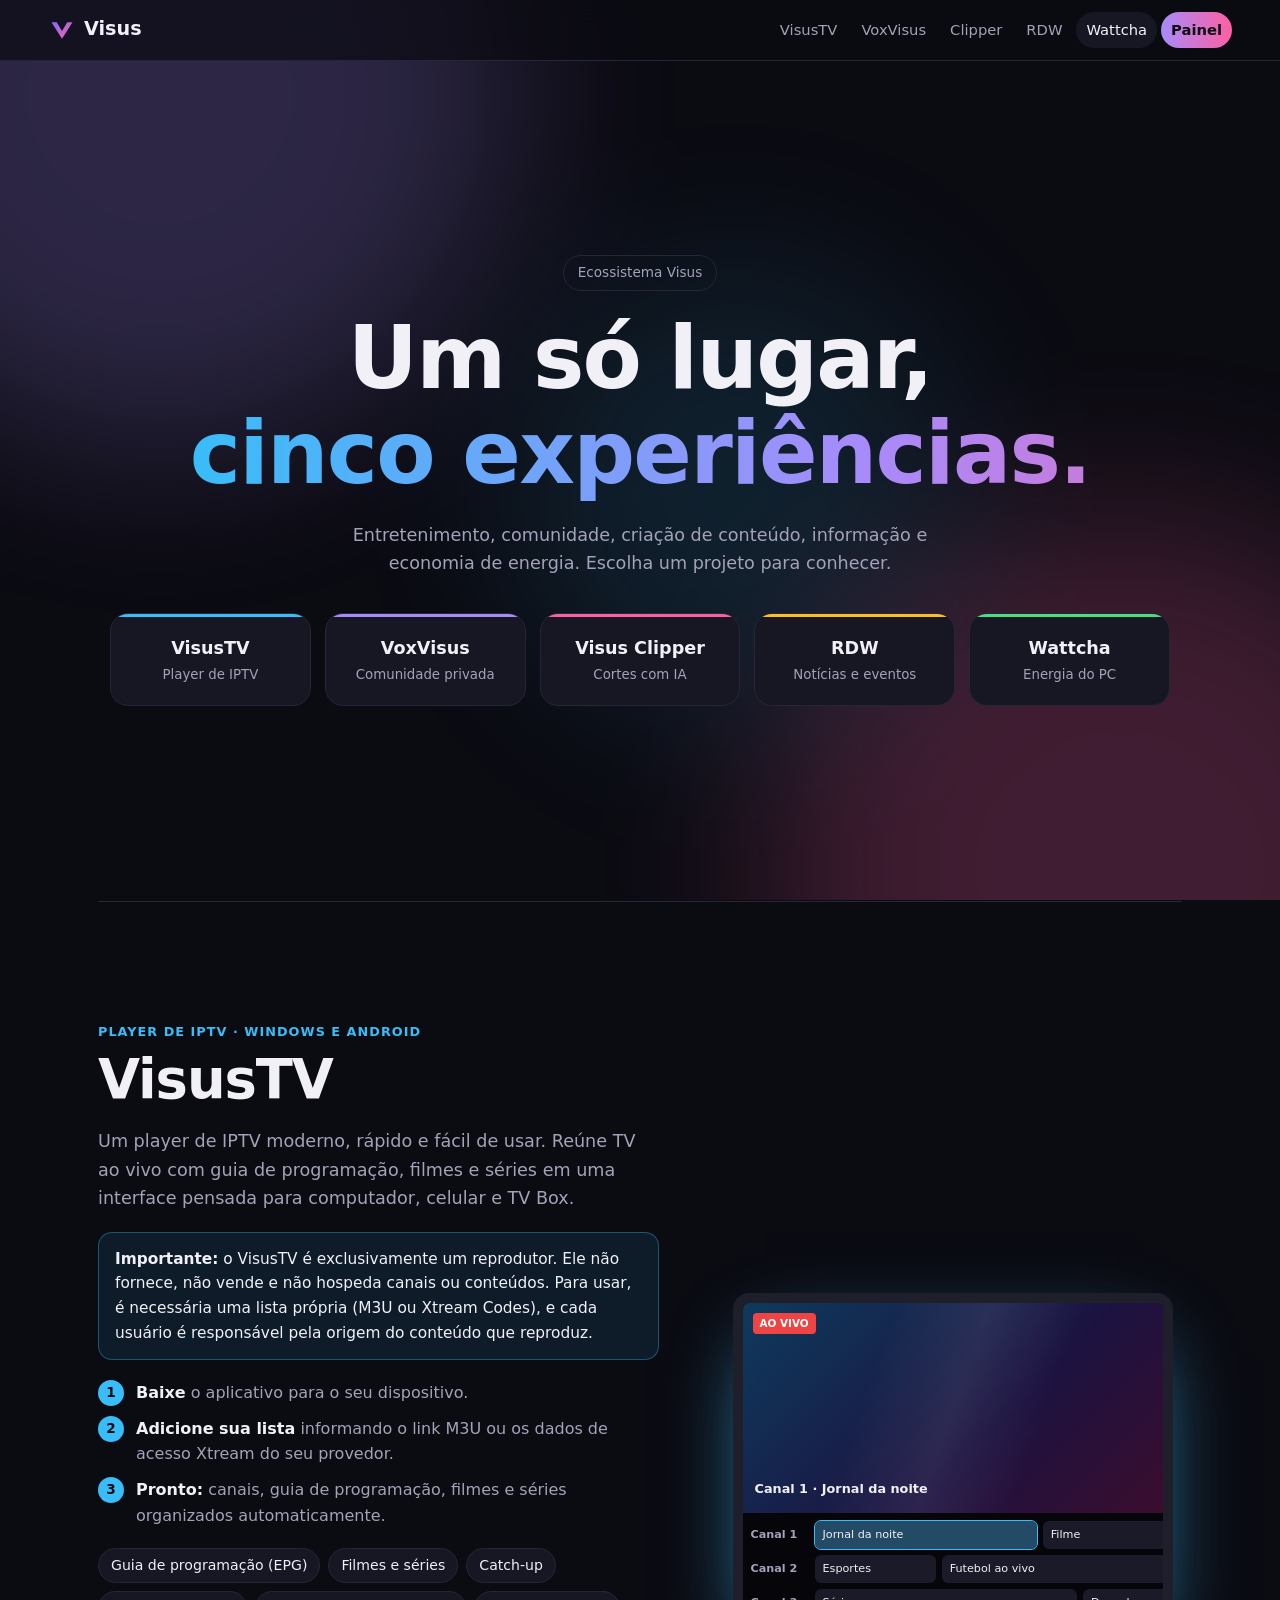
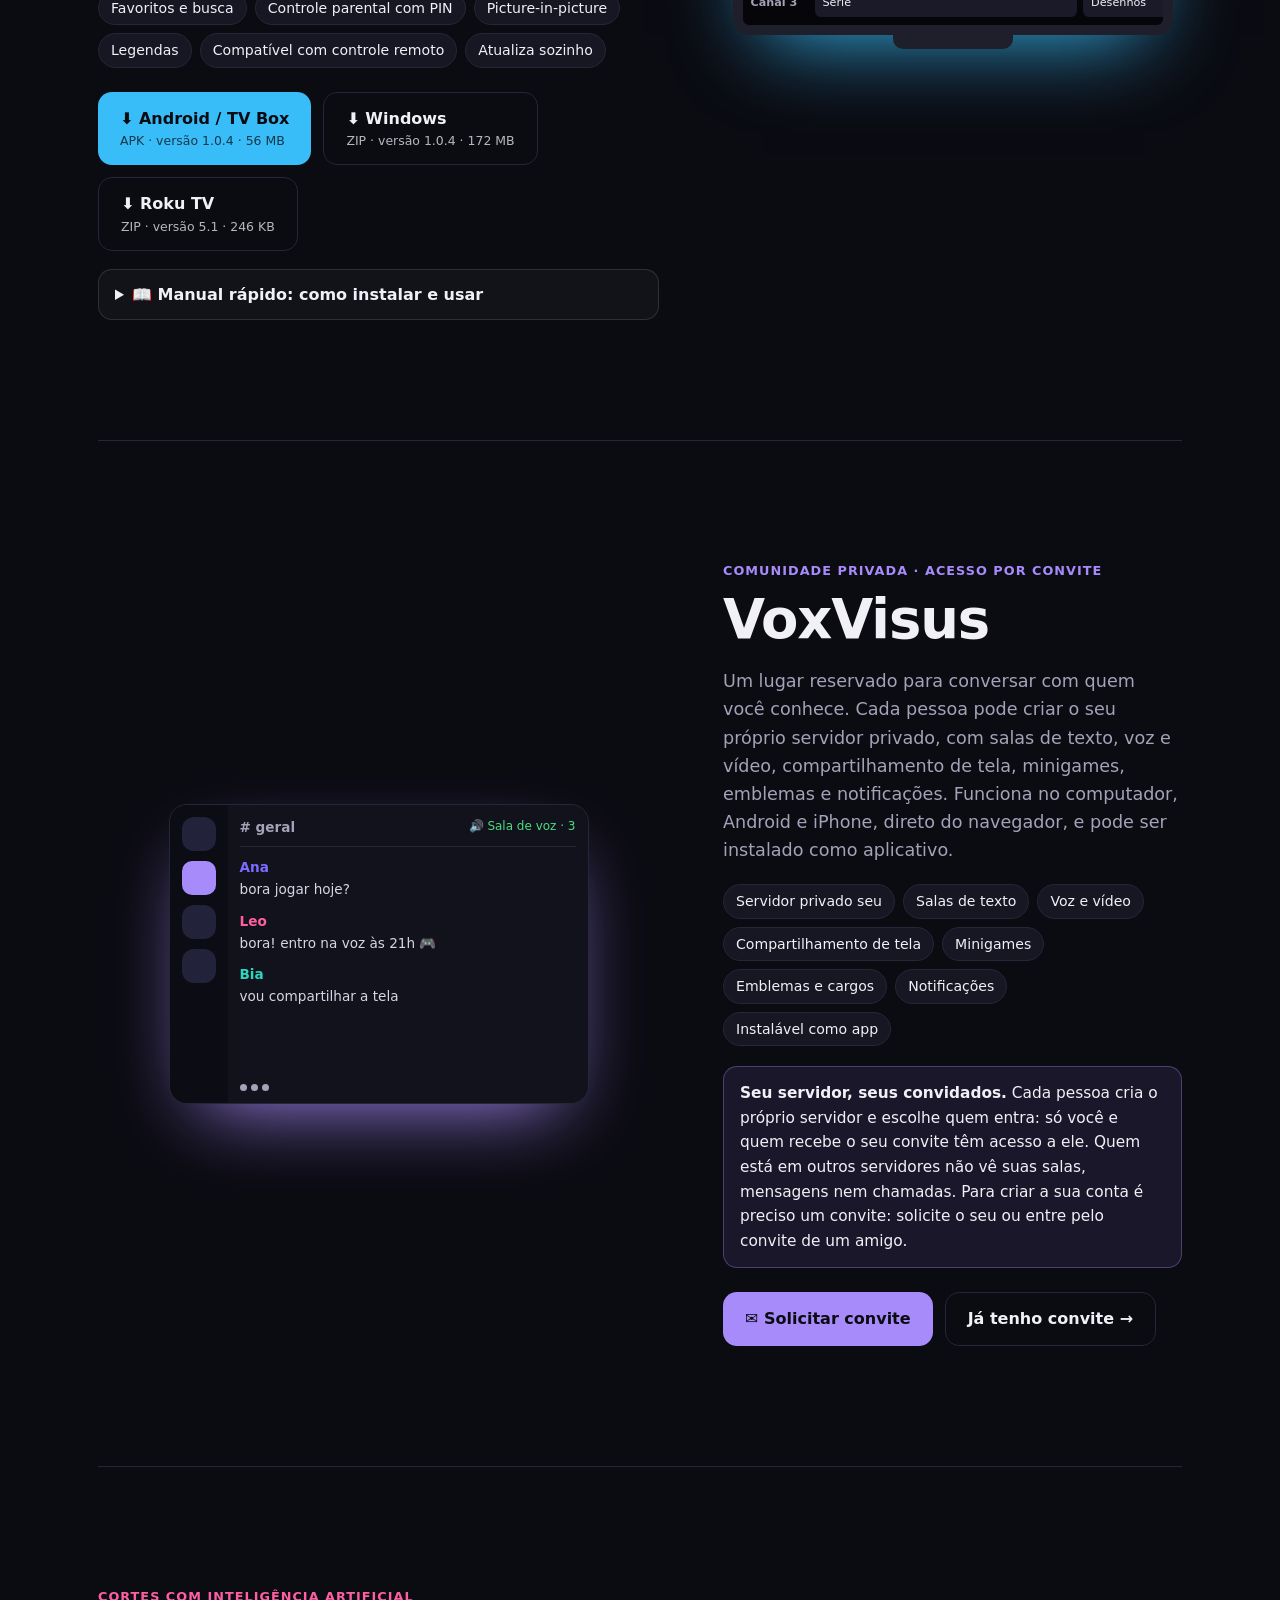
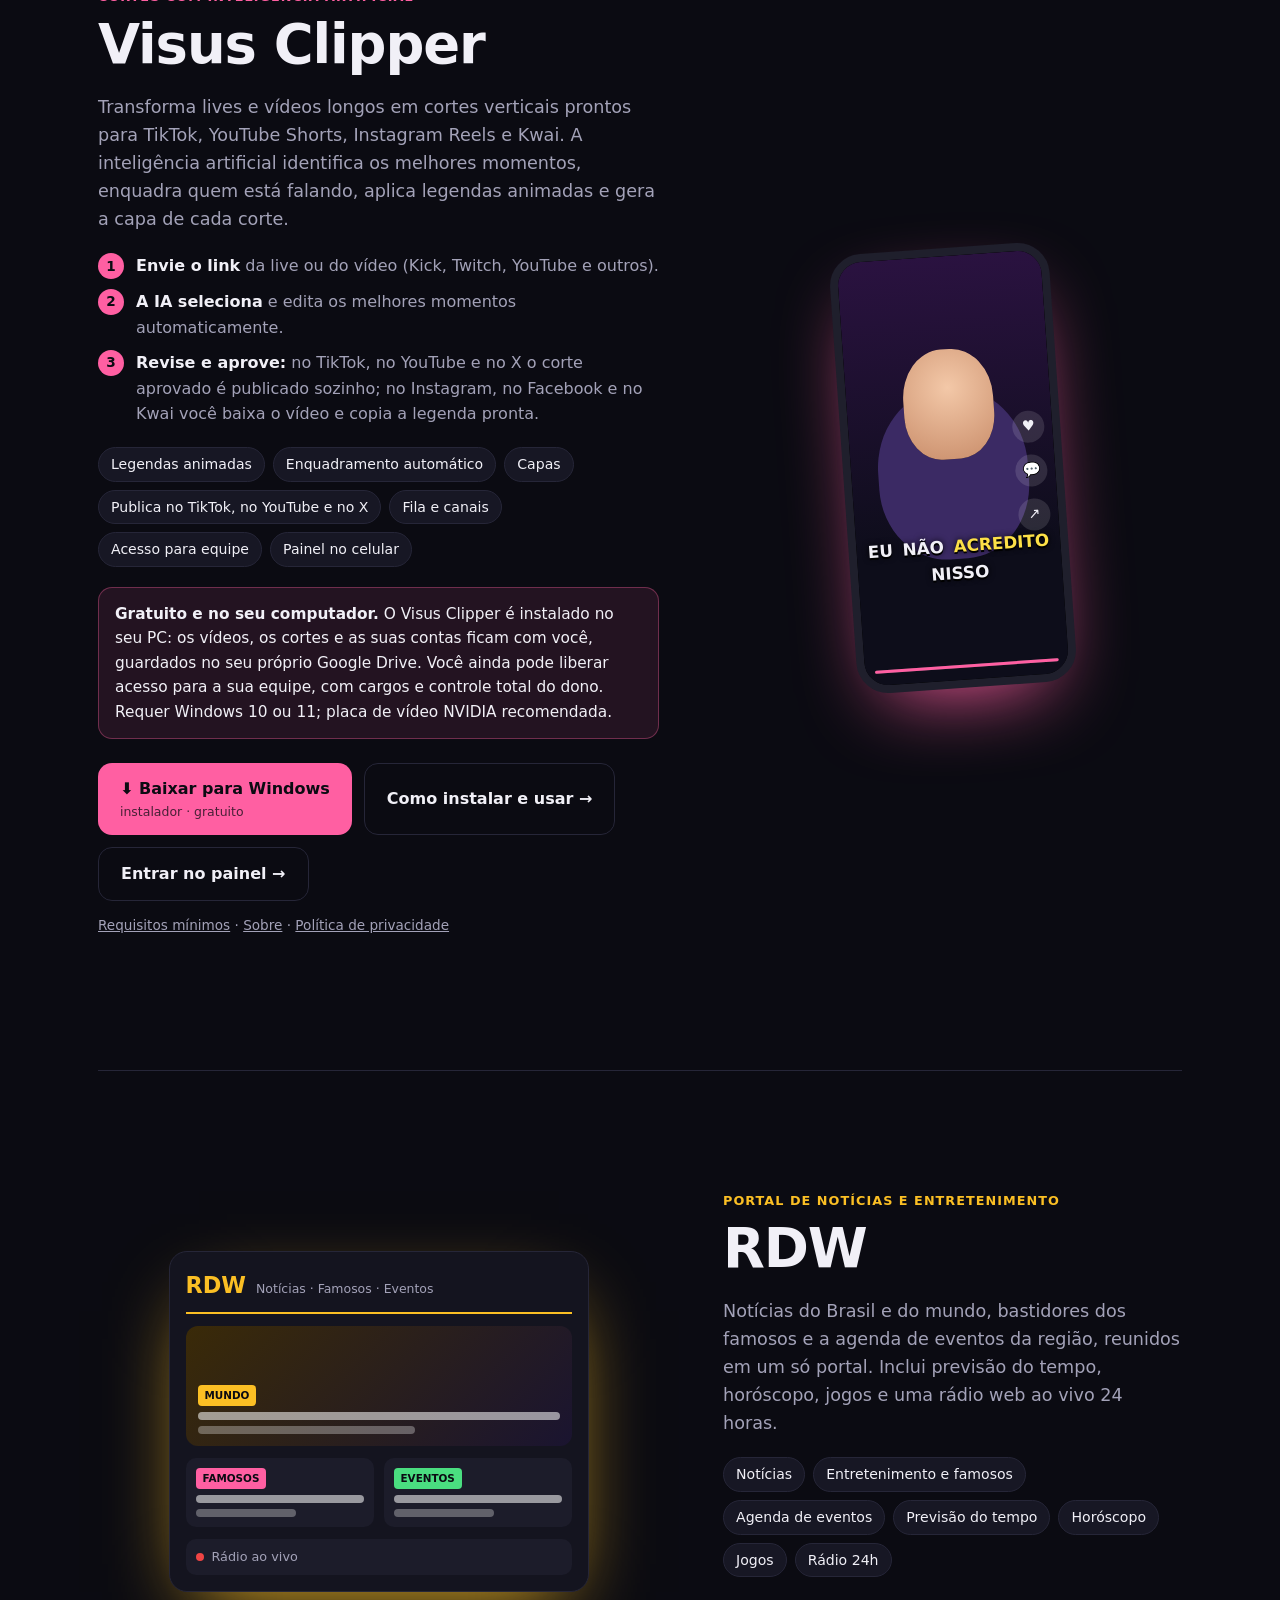
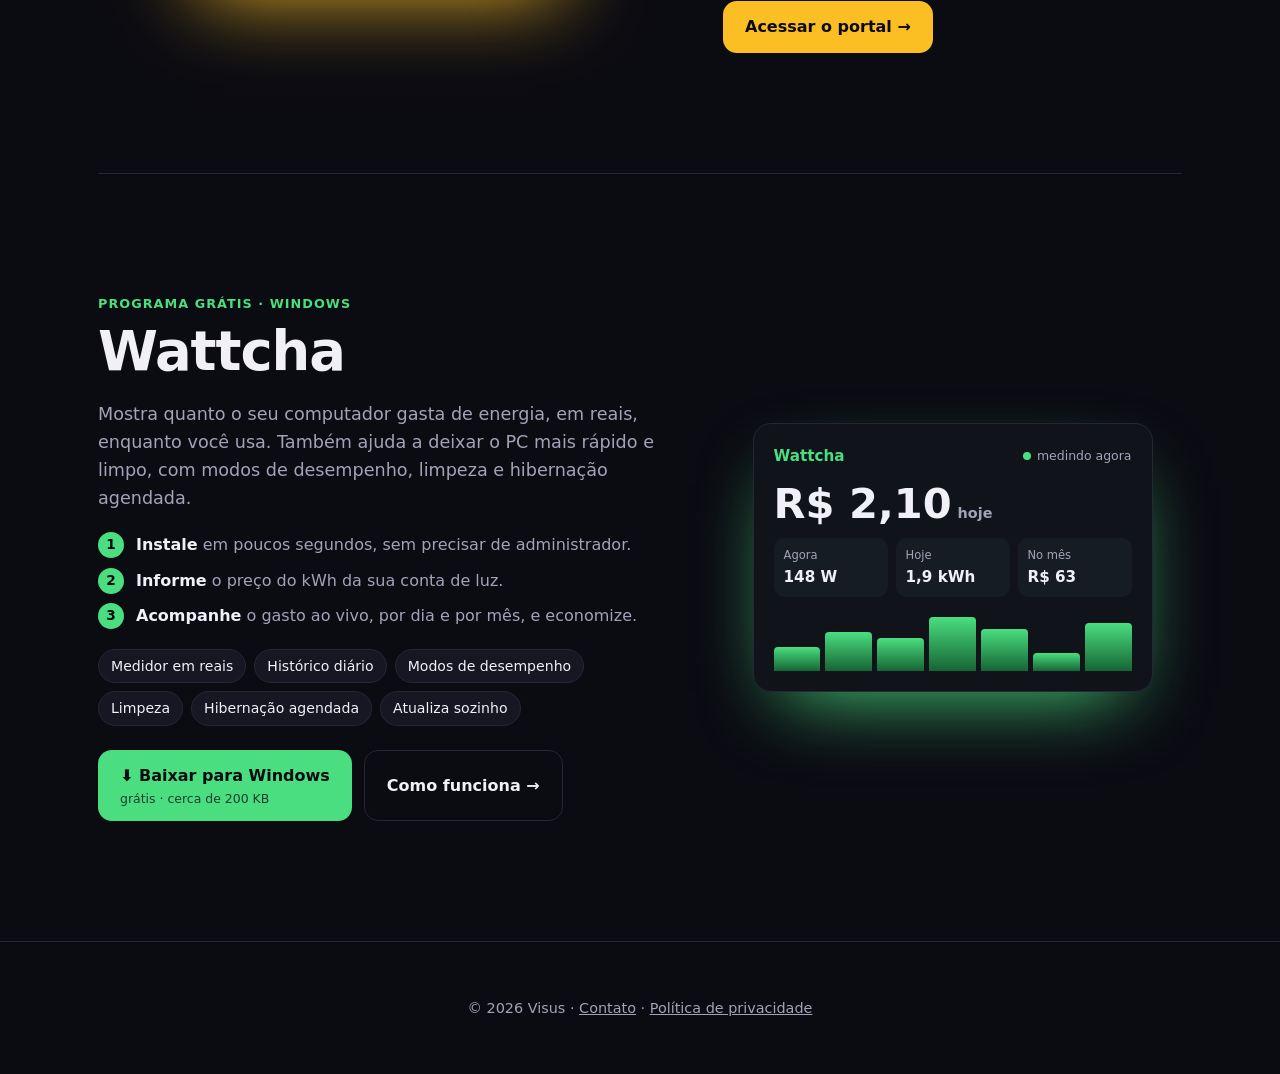
<file: index.html>
<!doctype html>
<html lang="pt-BR">
<head>
<meta charset="utf-8">
<meta name="viewport" content="width=device-width, initial-scale=1">
<title>Visus · Projetos</title>
<meta name="description" content="Conheça os projetos Visus: VisusTV, VoxVisus, Visus Clipper, RDW e Wattcha.">
<meta property="og:title" content="Visus · Projetos">
<meta property="og:description" content="Player de IPTV, comunidade privada, cortes com inteligência artificial, portal de notícias e medidor de energia do PC.">
<meta name="theme-color" content="#0b0b12">
<link rel="icon" href="favicon.svg" type="image/svg+xml">
<link rel="stylesheet" href="inicio.css">
</head>
<body>
<div class="fundo" aria-hidden="true"><span></span><span></span><span></span></div>

<header class="topo">
  <a class="marca" href="#"><svg viewBox="0 0 32 32" width="28" height="28" aria-hidden="true"><defs><linearGradient id="g" x1="0" y1="0" x2="1" y2="1"><stop offset="0" stop-color="#7c6cff"/><stop offset="1" stop-color="#ff5fa2"/></linearGradient></defs><path d="M4 7l12 19L28 7h-6l-6 10-6-10z" fill="url(#g)"/></svg>Visus</a>
  <nav>
    <a href="#visustv">VisusTV</a><a href="#voxvisus">VoxVisus</a><a href="#clipper">Clipper</a><a href="#rdw">RDW</a><a href="#wattcha">Wattcha</a><a class="nav-painel" href="https://painel.visusclipper.online/">Painel</a>
  </nav>
</header>

<main>
<section class="hero">
  <p class="selo">Ecossistema Visus</p>
  <h1>Um só lugar,<br><em>cinco experiências.</em></h1>
  <p class="lead">Entretenimento, comunidade, criação de conteúdo, informação e economia de energia. Escolha um projeto para conhecer.</p>
  <div class="escolha">
    <a class="chip c-tv" href="#visustv"><b>VisusTV</b><small>Player de IPTV</small></a>
    <a class="chip c-vox" href="#voxvisus"><b>VoxVisus</b><small>Comunidade privada</small></a>
    <a class="chip c-clip" href="#clipper"><b>Visus Clipper</b><small>Cortes com IA</small></a>
    <a class="chip c-rdw" href="#rdw"><b>RDW</b><small>Notícias e eventos</small></a>
    <a class="chip c-watt" href="#wattcha"><b>Wattcha</b><small>Energia do PC</small></a>
  </div>
</section>

<!-- VisusTV -->
<section id="visustv" class="projeto p-tv">
  <div class="texto revela">
    <p class="tag">Player de IPTV · Windows e Android</p>
    <h2>VisusTV</h2>
    <p class="lead">Um player de IPTV moderno, rápido e fácil de usar. Reúne TV ao vivo com guia de programação,
      filmes e séries em uma interface pensada para computador, celular e TV Box.</p>
    <div class="aviso"><strong>Importante:</strong> o VisusTV é exclusivamente um reprodutor. Ele não fornece,
      não vende e não hospeda canais ou conteúdos. Para usar, é necessária uma lista própria (M3U ou Xtream Codes),
      e cada usuário é responsável pela origem do conteúdo que reproduz.</div>
    <ol class="passos">
      <li><b>Baixe</b> o aplicativo para o seu dispositivo.</li>
      <li><b>Adicione sua lista</b> informando o link M3U ou os dados de acesso Xtream do seu provedor.</li>
      <li><b>Pronto:</b> canais, guia de programação, filmes e séries organizados automaticamente.</li>
    </ol>
    <ul class="recursos">
      <li>Guia de programação (EPG)</li><li>Filmes e séries</li><li>Catch-up</li><li>Favoritos e busca</li>
      <li>Controle parental com PIN</li><li>Picture-in-picture</li><li>Legendas</li><li>Compatível com controle remoto</li><li>Atualiza sozinho</li>
    </ul>
    <div class="acoes">
      <a class="btn" href="download/VisusTV.apk" download>⬇ Android / TV Box <small>APK · versão 1.0.4 · 56 MB</small></a>
      <a class="btn sec" href="https://github.com/gahbruxxo-beep/seraph-clipper-site/releases/download/visustv-pc-1.0.4/VisusTV-PC-1.0.4.zip">⬇ Windows <small>ZIP · versão 1.0.4 · 172 MB</small></a>
      <a class="btn sec" href="download/RokuVisusTV.zip" download>⬇ Roku TV <small>ZIP · versão 5.1 · 246 KB</small></a>
    </div>
    <details class="manual">
      <summary>📖 Manual rápido: como instalar e usar</summary>
      <h4>Android / TV Box</h4>
      <ol>
        <li>Baixe o APK no próprio aparelho (no TV Box, pelo navegador, ou com o app Downloader).</li>
        <li>Abra o arquivo. Se aparecer um aviso, toque em <b>Configurações</b> e autorize a instalação de apps desta fonte.</li>
        <li>Toque em <b>Instalar</b> e depois em <b>Abrir</b>. As próximas versões se instalam sozinhas.</li>
      </ol>
      <h4>Windows</h4>
      <ol>
        <li>Baixe o ZIP, clique com o botão direito nele e escolha <b>Extrair tudo</b>.</li>
        <li>Abra a pasta extraída e dê dois cliques em <b>VisusTV</b>. Se o Windows avisar, clique em <b>Mais informações</b> e depois em <b>Executar assim mesmo</b>.</li>
      </ol>
      <h4>Roku TV</h4>
      <ol>
        <li>Baixe o ZIP no computador (não extraia).</li>
        <li>No controle da Roku, aperte em sequência: <b>Início 3×, Cima 2×, Direita, Esquerda, Direita, Esquerda, Direita</b>. Abre a tela do modo desenvolvedor.</li>
        <li>Anote o endereço IP que aparece, ative o instalador e crie uma senha (a TV reinicia).</li>
        <li>No computador, na mesma rede Wi-Fi, abra <b>http://</b> + o IP da TV no navegador e entre com o usuário <b>rokudev</b> e a senha criada.</li>
        <li>Em <b>Upload</b>, escolha o ZIP e clique em <b>Install</b>. O app abre na hora e fica na tela inicial.</li>
      </ol>
      <h4>Primeiro uso</h4>
      <ol>
        <li>Na primeira abertura, escolha como entrar: <b>Servidor, usuário e senha</b> (acesso Xtream) ou <b>Link M3U</b>. Os dados vêm do seu provedor de IPTV.</li>
        <li>Espere carregar: canais, guia de programação, filmes e séries ficam organizados sozinhos.</li>
        <li>Use as setas do controle para navegar, <b>OK</b> para abrir e <b>Voltar</b> para sair. Para favoritar um canal, filme ou série, abra as opções dele (na Roku, botão <b>*</b>).</li>
        <li>Para trocar de lista ou de provedor, abra <b>Ajustes</b> dentro do app.</li>
      </ol>
      <p>O VisusTV é só o player: ele não vende nem fornece canais. Use apenas listas que você tem direito de assistir.</p>
    </details>
  </div>
  <div class="previa revela" aria-hidden="true">
    <div class="tv">
      <div class="tv-tela">
        <div class="tv-video"><span class="ao-vivo">AO VIVO</span><span class="tv-titulo">Canal 1 · Jornal da noite</span><i class="barra"></i></div>
        <div class="epg">
          <div><b>Canal 1</b><span class="prog agora" style="--w:55%">Jornal da noite</span><span class="prog" style="--w:45%">Filme</span></div>
          <div><b>Canal 2</b><span class="prog" style="--w:30%">Esportes</span><span class="prog" style="--w:70%">Futebol ao vivo</span></div>
          <div><b>Canal 3</b><span class="prog" style="--w:65%">Série</span><span class="prog" style="--w:35%">Desenhos</span></div>
        </div>
      </div>
      <div class="tv-pe"></div>
    </div>
  </div>
</section>

<!-- VoxVisus -->
<section id="voxvisus" class="projeto p-vox inverte">
  <div class="texto revela">
    <p class="tag">Comunidade privada · acesso por convite</p>
    <h2>VoxVisus</h2>
    <p class="lead">Um lugar reservado para conversar com quem você conhece. Cada pessoa pode criar o seu próprio
      servidor privado, com salas de texto, voz e vídeo, compartilhamento de tela, minigames, emblemas e
      notificações. Funciona no computador, Android e iPhone,
      direto do navegador, e pode ser instalado como aplicativo.</p>
    <ul class="recursos">
      <li>Servidor privado seu</li><li>Salas de texto</li><li>Voz e vídeo</li><li>Compartilhamento de tela</li><li>Minigames</li>
      <li>Emblemas e cargos</li><li>Notificações</li><li>Instalável como app</li>
    </ul>
    <div class="aviso"><strong>Seu servidor, seus convidados.</strong> Cada pessoa cria o próprio servidor e
      escolhe quem entra: só você e quem recebe o seu convite têm acesso a ele. Quem está em outros servidores
      não vê suas salas, mensagens nem chamadas. Para criar a sua conta é preciso um convite: solicite o seu
      ou entre pelo convite de um amigo.</div>
    <div class="acoes">
      <a class="btn" href="mailto:visusclips@visusclipper.online?subject=Solicita%C3%A7%C3%A3o%20de%20convite%20-%20VoxVisus&body=Ol%C3%A1!%20Gostaria%20de%20solicitar%20acesso%20ao%20VoxVisus.%0A%0ANome%3A%20%0AComo%20conheceu%20o%20projeto%3A%20%0AQuantidade%20de%20convites%20(incluindo%20voc%C3%AA)%3A%20">✉ Solicitar convite</a>
      <a class="btn sec" href="https://voxvisus.duckdns.org:8443/" target="_blank" rel="noopener">Já tenho convite →</a>
    </div>
  </div>
  <div class="previa revela" aria-hidden="true">
    <div class="chat">
      <div class="chat-lado"><i></i><i class="on"></i><i></i><i></i></div>
      <div class="chat-corpo">
        <div class="chat-topo"># geral <span>🔊 Sala de voz · 3</span></div>
        <div class="msg"><b style="--c:#7c6cff">Ana</b><p>bora jogar hoje?</p></div>
        <div class="msg"><b style="--c:#ff5fa2">Leo</b><p>bora! entro na voz às 21h 🎮</p></div>
        <div class="msg"><b style="--c:#2dd4bf">Bia</b><p>vou compartilhar a tela</p></div>
        <div class="digitando"><span></span><span></span><span></span></div>
      </div>
    </div>
  </div>
</section>

<!-- Clipper -->
<section id="clipper" class="projeto p-clip">
  <div class="texto revela">
    <p class="tag">Cortes com inteligência artificial</p>
    <h2>Visus Clipper</h2>
    <p class="lead">Transforma lives e vídeos longos em cortes verticais prontos para TikTok, YouTube Shorts,
      Instagram Reels e Kwai. A inteligência artificial identifica os melhores momentos, enquadra quem está
      falando, aplica legendas animadas e gera a capa de cada corte.</p>
    <ol class="passos">
      <li><b>Envie o link</b> da live ou do vídeo (Kick, Twitch, YouTube e outros).</li>
      <li><b>A IA seleciona</b> e edita os melhores momentos automaticamente.</li>
      <li><b>Revise e aprove:</b> no TikTok, no YouTube e no X o corte aprovado é publicado sozinho; no Instagram, no Facebook e no Kwai você baixa o vídeo e copia a legenda pronta.</li>
    </ol>
    <ul class="recursos">
      <li>Legendas animadas</li><li>Enquadramento automático</li><li>Capas</li><li>Publica no TikTok, no YouTube e no X</li>
      <li>Fila e canais</li><li>Acesso para equipe</li><li>Painel no celular</li>
    </ul>
    <div class="aviso"><strong>Gratuito e no seu computador.</strong> O Visus Clipper é instalado no seu PC:
      os vídeos, os cortes e as suas contas ficam com você, guardados no seu próprio Google Drive.
      Você ainda pode liberar acesso para a sua equipe, com cargos e controle total do dono.
      Requer Windows 10 ou 11; placa de vídeo NVIDIA recomendada.</div>
    <div class="acoes">
      <a class="btn" href="download/VisusClipper.zip">⬇ Baixar para Windows <small>instalador · gratuito</small></a>
      <a class="btn sec" href="clipper-guia.html">Como instalar e usar →</a>
      <a class="btn sec" href="https://painel.visusclipper.online/">Entrar no painel →</a>
    </div>
    <p class="nota"><a href="clipper-guia.html#requisitos">Requisitos mínimos</a> · <a href="clipper.html">Sobre</a> · <a href="privacidade.html">Política de privacidade</a></p>
  </div>
  <div class="previa revela" aria-hidden="true">
    <div class="fone">
      <div class="fone-tela">
        <div class="clip-rosto"></div>
        <p class="legenda"><span>EU</span> <span>NÃO</span> <span class="hl">ACREDITO</span> <span>NISSO</span></p>
        <div class="clip-lado"><i>♥</i><i>💬</i><i>↗</i></div>
        <div class="clip-prog"><i></i></div>
      </div>
    </div>
  </div>
</section>

<!-- RDW -->
<section id="rdw" class="projeto p-rdw inverte">
  <div class="texto revela">
    <p class="tag">Portal de notícias e entretenimento</p>
    <h2>RDW</h2>
    <p class="lead">Notícias do Brasil e do mundo, bastidores dos famosos e a agenda de eventos da região,
      reunidos em um só portal. Inclui previsão do tempo, horóscopo, jogos e uma rádio web ao vivo 24 horas.</p>
    <ul class="recursos">
      <li>Notícias</li><li>Entretenimento e famosos</li><li>Agenda de eventos</li><li>Previsão do tempo</li><li>Horóscopo</li><li>Jogos</li><li>Rádio 24h</li>
    </ul>
    <div class="acoes">
      <a class="btn" href="https://radiowebzs.com.br/" target="_blank" rel="noopener">Acessar o portal →</a>
    </div>
  </div>
  <div class="previa revela" aria-hidden="true">
    <div class="jornal">
      <div class="j-topo"><b>RDW</b><span>Notícias · Famosos · Eventos</span></div>
      <div class="j-destaque"><span class="j-cat">Mundo</span><i></i><i class="curta"></i></div>
      <div class="j-grade">
        <div><span class="j-cat rosa">Famosos</span><i></i><i class="curta"></i></div>
        <div><span class="j-cat verde">Eventos</span><i></i><i class="curta"></i></div>
      </div>
      <div class="j-radio"><span class="pulso"></span> Rádio ao vivo <span class="eq"><i></i><i></i><i></i><i></i></span></div>
    </div>
  </div>
</section>

<!-- Wattcha -->
<section id="wattcha" class="projeto p-watt">
  <div class="texto revela">
    <p class="tag">Programa grátis · Windows</p>
    <h2>Wattcha</h2>
    <p class="lead">Mostra quanto o seu computador gasta de energia, em reais, enquanto você usa. Também ajuda a
      deixar o PC mais rápido e limpo, com modos de desempenho, limpeza e hibernação agendada.</p>
    <ol class="passos">
      <li><b>Instale</b> em poucos segundos, sem precisar de administrador.</li>
      <li><b>Informe</b> o preço do kWh da sua conta de luz.</li>
      <li><b>Acompanhe</b> o gasto ao vivo, por dia e por mês, e economize.</li>
    </ol>
    <ul class="recursos">
      <li>Medidor em reais</li><li>Histórico diário</li><li>Modos de desempenho</li><li>Limpeza</li><li>Hibernação agendada</li><li>Atualiza sozinho</li>
    </ul>
    <div class="acoes">
      <a class="btn" href="wattcha/Wattcha-Instalador.exe">⬇ Baixar para Windows <small>grátis · cerca de 200 KB</small></a>
      <a class="btn sec" href="wattcha.html">Como funciona →</a>
    </div>
  </div>
  <div class="previa revela" aria-hidden="true">
    <div class="medidor">
      <div class="m-topo"><b>Wattcha</b><span class="m-vivo"><i></i>medindo agora</span></div>
      <div class="m-valor">R$ 2,10<small>hoje</small></div>
      <div class="m-linhas"><div>Agora<b>148 W</b></div><div>Hoje<b>1,9 kWh</b></div><div>No mês<b>R$ 63</b></div></div>
      <div class="m-graf"><i style="height:40%"></i><i style="height:65%"></i><i style="height:55%"></i><i style="height:90%"></i><i style="height:70%"></i><i style="height:30%"></i><i style="height:80%"></i></div>
    </div>
  </div>
</section>
</main>

<footer class="rodape">
  <p>© 2026 Visus · <a href="mailto:visusclips@visusclipper.online">Contato</a> · <a href="privacidade.html">Política de privacidade</a></p>
</footer>
<script src="inicio.js"></script>
<script src="contador.js" defer></script>
</body>
</html>
</file>
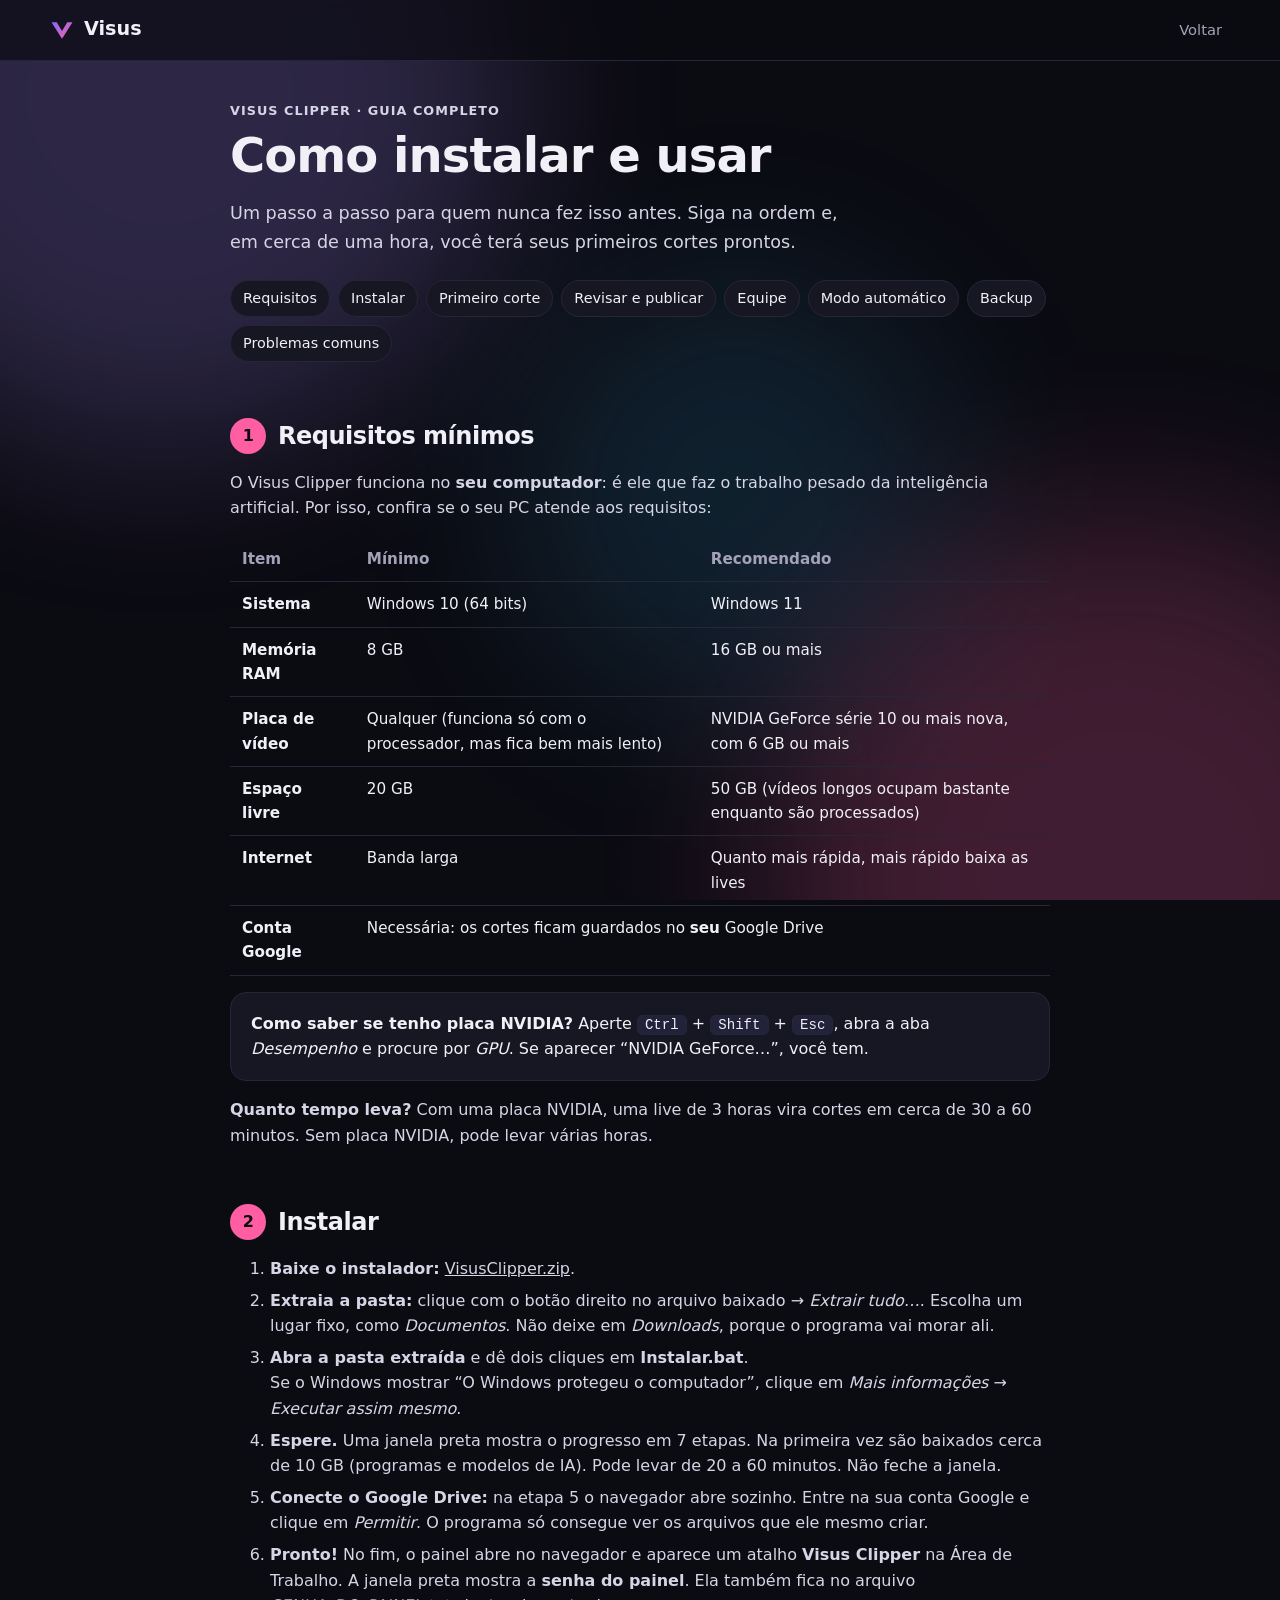
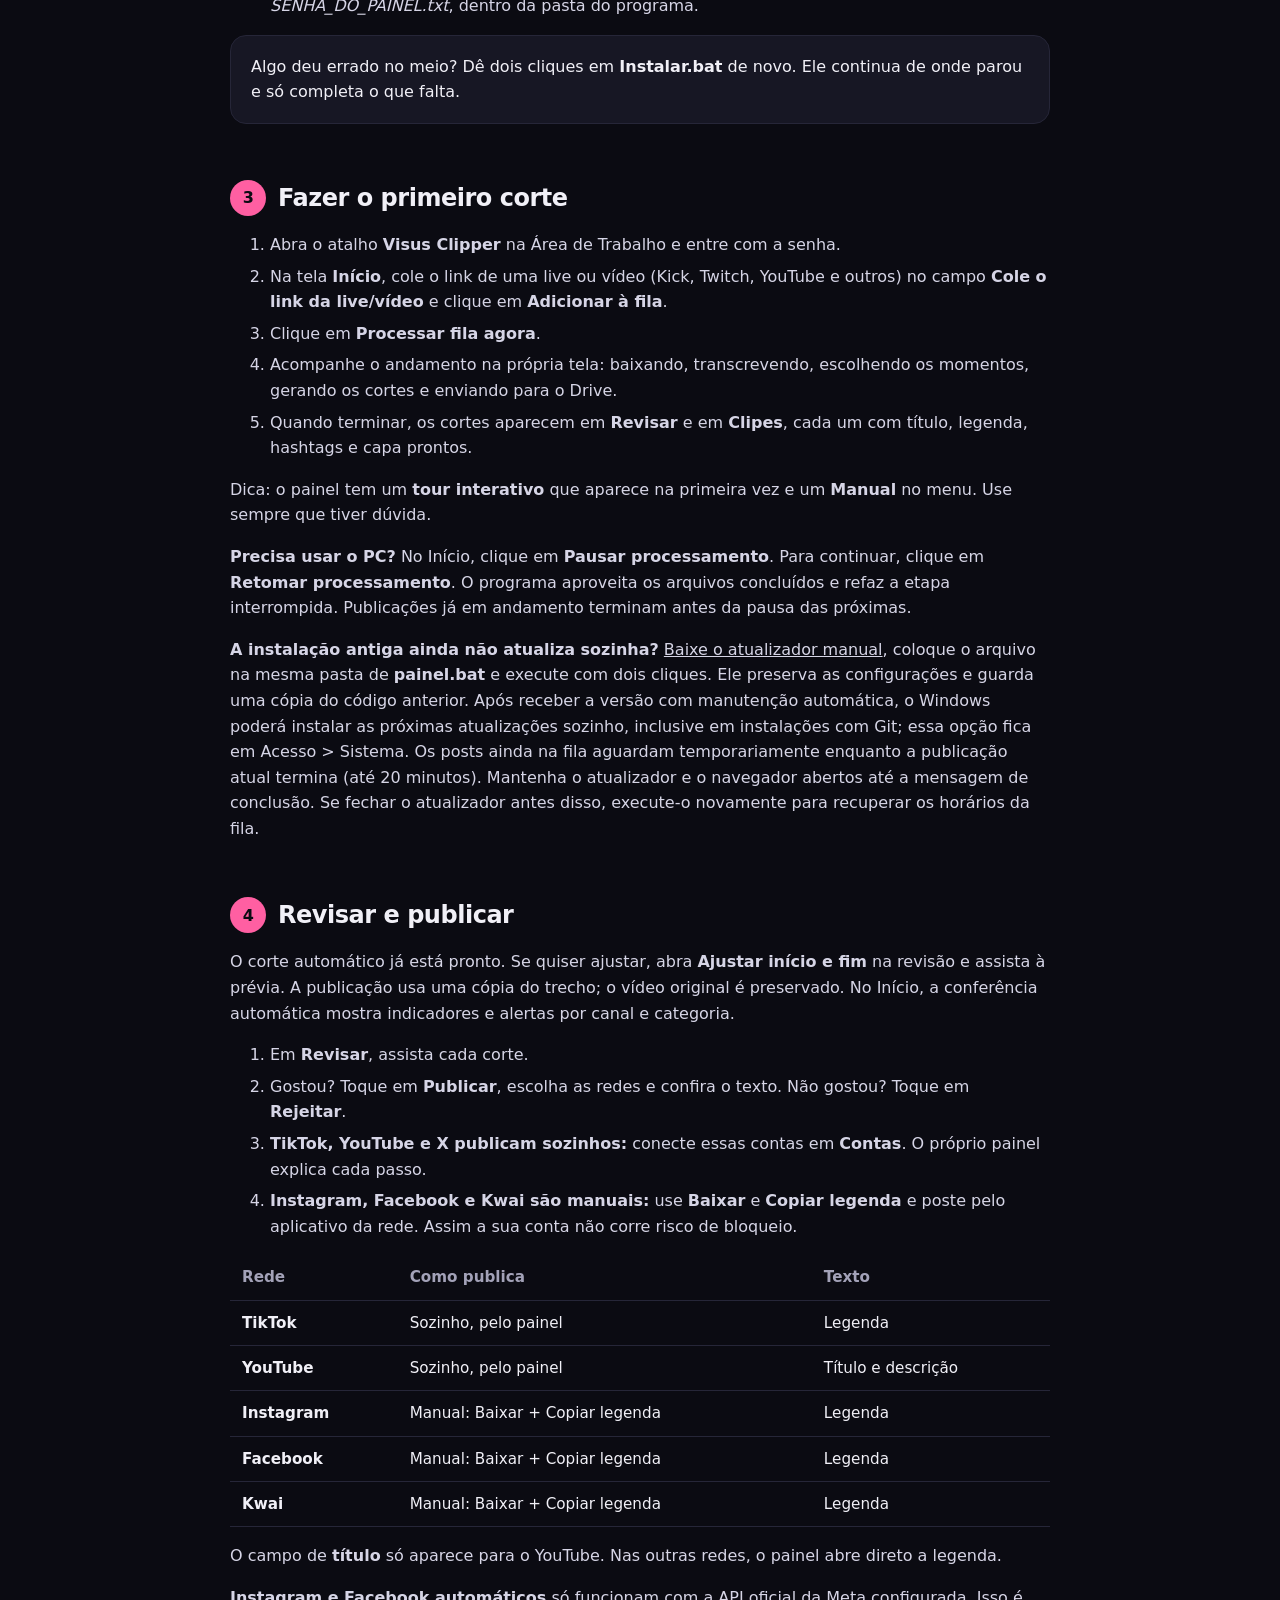
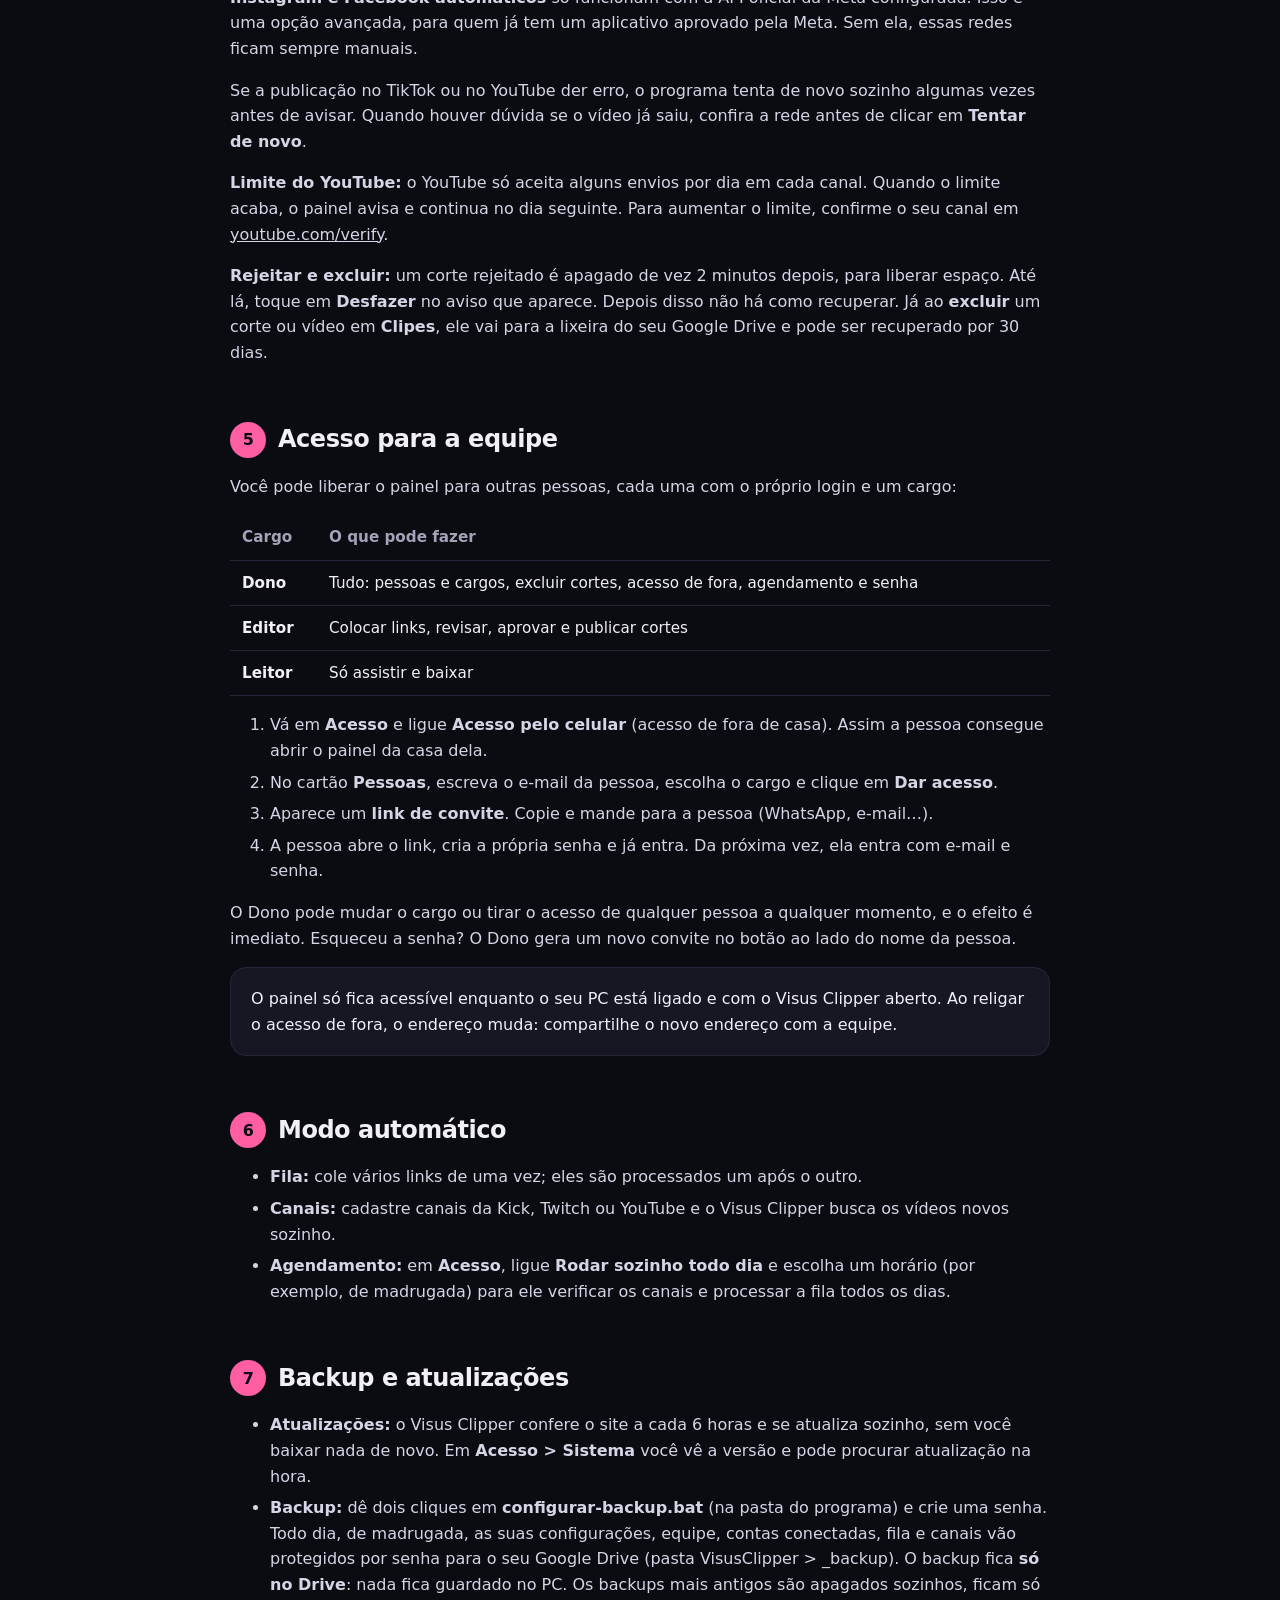
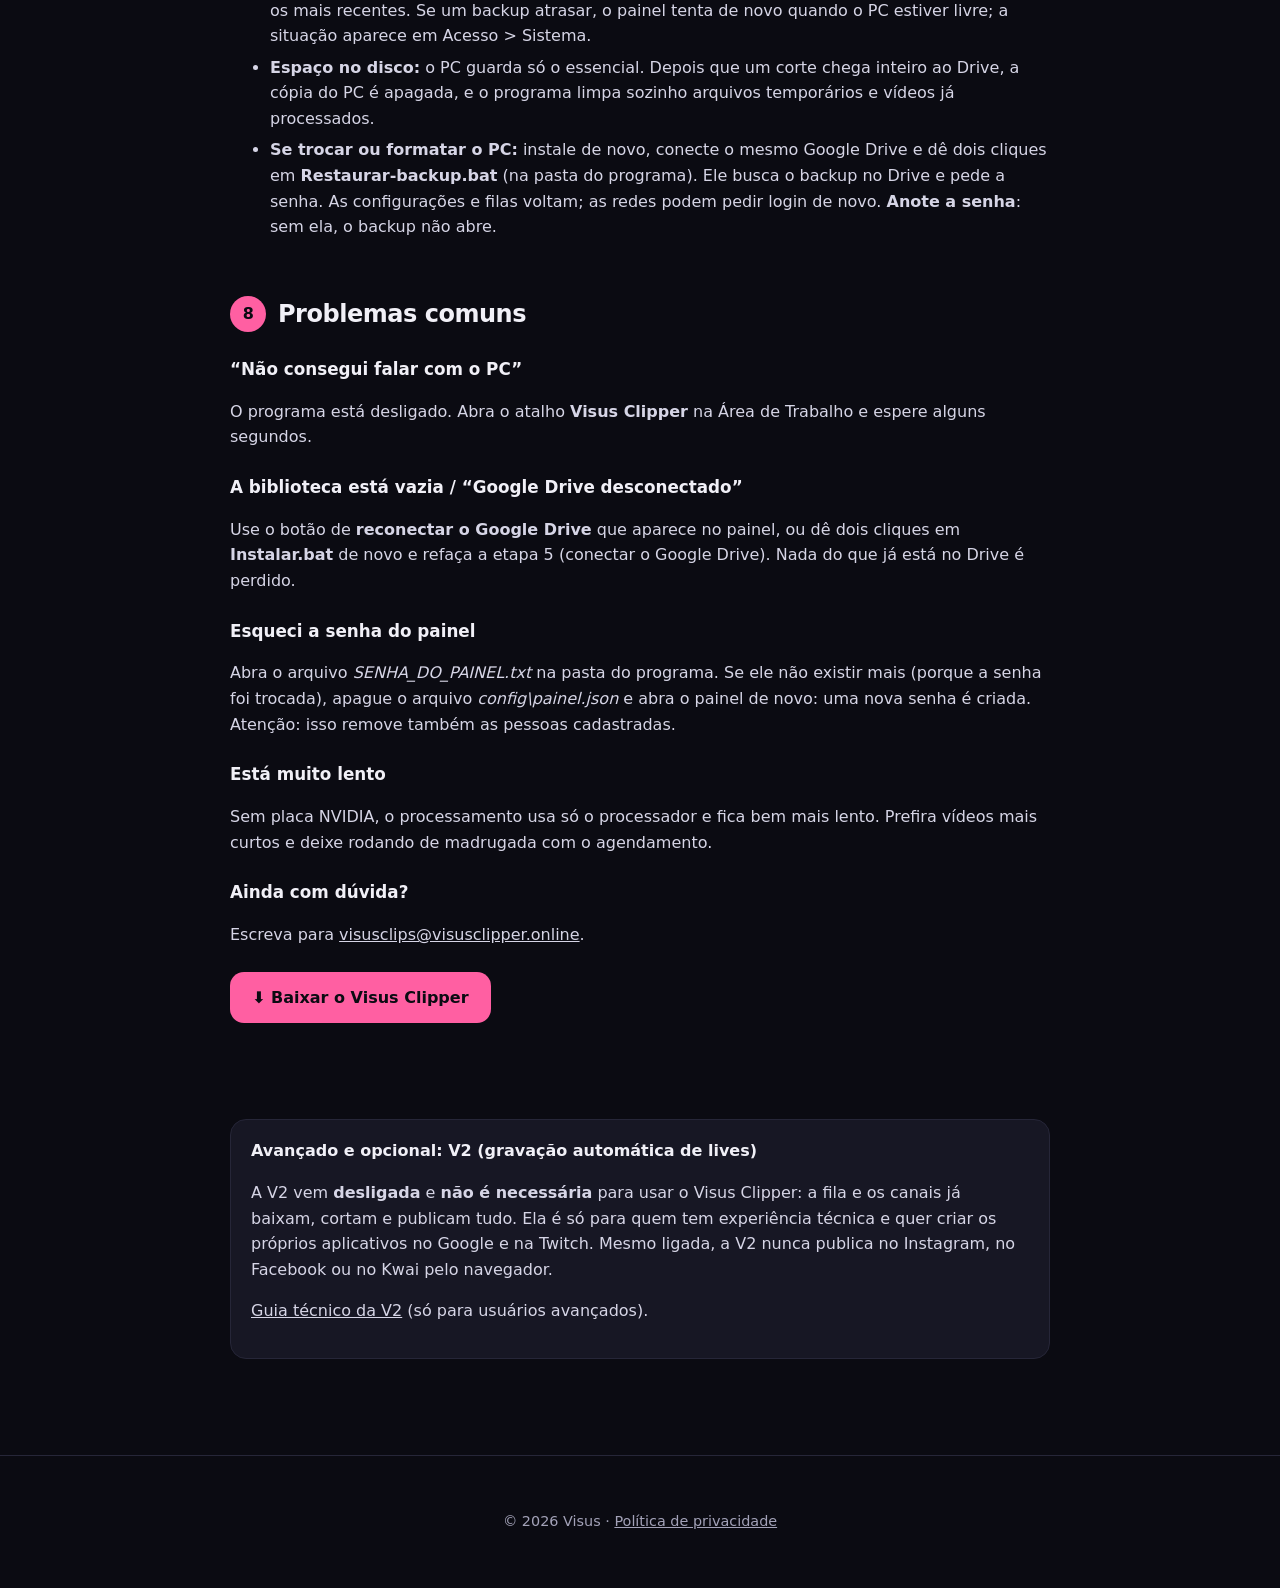
<file: clipper-guia.html>
<!doctype html>
<html lang="pt-BR">
<head>
<meta charset="utf-8">
<meta name="viewport" content="width=device-width, initial-scale=1">
<title>Visus Clipper · Como instalar e usar</title>
<meta name="description" content="Requisitos e passo a passo para instalar o Visus Clipper e fazer seus primeiros cortes.">
<meta name="theme-color" content="#0b0b12">
<link rel="icon" href="favicon.svg" type="image/svg+xml">
<link rel="stylesheet" href="inicio.css">
<style>
  .guia{max-width:820px;margin:0 auto;padding:40px 0 80px;--cor:var(--clip)}
  .guia h1{font-size:clamp(2rem,5vw,3rem);font-weight:900;margin-bottom:12px}
  .guia h2{font-size:1.5rem;font-weight:800;margin:56px 0 16px;display:flex;align-items:center;gap:12px}
  .guia h2 .n{flex:none;width:36px;height:36px;border-radius:50%;display:grid;place-items:center;background:var(--clip);color:#0b0b12;font-size:1rem}
  .guia h3{font-size:1.05rem;margin:24px 0 6px}
  .guia p,.guia li{color:#d6d5e6}
  .guia li{margin:6px 0}
  .tabela{width:100%;border-collapse:collapse;margin:16px 0;font-size:.95rem}
  .tabela th,.tabela td{text-align:left;padding:10px 12px;border-bottom:1px solid var(--linha);vertical-align:top}
  .tabela th{color:var(--muted);font-weight:600}
  .tabela td:first-child{font-weight:700;color:var(--fg)}
  .card{background:var(--card);border:1px solid var(--linha);border-radius:16px;padding:18px 20px;margin:16px 0}
  kbd{background:#22223a;border:1px solid var(--linha);border-radius:6px;padding:1px 7px;font-size:.88em}
  .ok{color:#4ade80}.nao{color:#f87171}
  .indice{display:flex;flex-wrap:wrap;gap:8px;margin:24px 0}
  .indice a{padding:6px 12px;border-radius:999px;background:var(--card);border:1px solid var(--linha);text-decoration:none;font-size:.9rem}
  @media (max-width:600px){.tabela th:nth-child(3),.tabela td:nth-child(3){display:none}}
</style>
</head>
<body>
<div class="fundo" aria-hidden="true"><span></span><span></span><span></span></div>
<header class="topo">
  <a class="marca" href="index.html"><svg viewBox="0 0 32 32" width="28" height="28" aria-hidden="true"><defs><linearGradient id="g" x1="0" y1="0" x2="1" y2="1"><stop offset="0" stop-color="#7c6cff"/><stop offset="1" stop-color="#ff5fa2"/></linearGradient></defs><path d="M4 7l12 19L28 7h-6l-6 10-6-10z" fill="url(#g)"/></svg>Visus</a>
  <nav><a href="index.html#clipper">Voltar</a></nav>
</header>

<main>
<article class="guia">
  <p class="tag">Visus Clipper · guia completo</p>
  <h1>Como instalar e usar</h1>
  <p class="lead">Um passo a passo para quem nunca fez isso antes. Siga na ordem e, em cerca de uma hora,
    você terá seus primeiros cortes prontos.</p>
  <div class="indice">
    <a href="#requisitos">Requisitos</a><a href="#instalar">Instalar</a><a href="#primeiro">Primeiro corte</a>
    <a href="#publicar">Revisar e publicar</a><a href="#equipe">Equipe</a><a href="#automatico">Modo automático</a><a href="#backup">Backup</a><a href="#problemas">Problemas comuns</a>
  </div>

  <h2 id="requisitos"><span class="n">1</span>Requisitos mínimos</h2>
  <p>O Visus Clipper funciona no <strong>seu computador</strong>: é ele que faz o trabalho pesado da inteligência
    artificial. Por isso, confira se o seu PC atende aos requisitos:</p>
  <table class="tabela">
    <tr><th>Item</th><th>Mínimo</th><th>Recomendado</th></tr>
    <tr><td>Sistema</td><td>Windows 10 (64 bits)</td><td>Windows 11</td></tr>
    <tr><td>Memória RAM</td><td>8 GB</td><td>16 GB ou mais</td></tr>
    <tr><td>Placa de vídeo</td><td>Qualquer (funciona só com o processador, mas fica bem mais lento)</td><td>NVIDIA GeForce série 10 ou mais nova, com 6 GB ou mais</td></tr>
    <tr><td>Espaço livre</td><td>20 GB</td><td>50 GB (vídeos longos ocupam bastante enquanto são processados)</td></tr>
    <tr><td>Internet</td><td>Banda larga</td><td>Quanto mais rápida, mais rápido baixa as lives</td></tr>
    <tr><td>Conta Google</td><td colspan="2">Necessária: os cortes ficam guardados no <strong>seu</strong> Google Drive</td></tr>
  </table>
  <div class="card">
    <strong>Como saber se tenho placa NVIDIA?</strong> Aperte <kbd>Ctrl</kbd> + <kbd>Shift</kbd> + <kbd>Esc</kbd>,
    abra a aba <em>Desempenho</em> e procure por <em>GPU</em>. Se aparecer “NVIDIA GeForce…”, você tem.
  </div>
  <p><strong>Quanto tempo leva?</strong> Com uma placa NVIDIA, uma live de 3 horas vira cortes em cerca de 30 a 60 minutos.
    Sem placa NVIDIA, pode levar várias horas.</p>

  <h2 id="instalar"><span class="n">2</span>Instalar</h2>
  <ol>
    <li><strong>Baixe o instalador:</strong> <a href="download/VisusClipper.zip">VisusClipper.zip</a>.</li>
    <li><strong>Extraia a pasta:</strong> clique com o botão direito no arquivo baixado → <em>Extrair tudo…</em>.
      Escolha um lugar fixo, como <em>Documentos</em>. Não deixe em <em>Downloads</em>, porque o programa vai morar ali.</li>
    <li><strong>Abra a pasta extraída</strong> e dê dois cliques em <strong>Instalar.bat</strong>.
      <br>Se o Windows mostrar “O Windows protegeu o computador”, clique em <em>Mais informações</em> → <em>Executar assim mesmo</em>.</li>
    <li><strong>Espere.</strong> Uma janela preta mostra o progresso em 7 etapas. Na primeira vez são baixados
      cerca de 10 GB (programas e modelos de IA). Pode levar de 20 a 60 minutos. Não feche a janela.</li>
    <li><strong>Conecte o Google Drive:</strong> na etapa 5 o navegador abre sozinho. Entre na sua conta Google
      e clique em <em>Permitir</em>. O programa só consegue ver os arquivos que ele mesmo criar.</li>
    <li><strong>Pronto!</strong> No fim, o painel abre no navegador e aparece um atalho <strong>Visus Clipper</strong>
      na Área de Trabalho. A janela preta mostra a <strong>senha do painel</strong>. Ela também fica no arquivo
      <em>SENHA_DO_PAINEL.txt</em>, dentro da pasta do programa.</li>
  </ol>
  <div class="card">Algo deu errado no meio? Dê dois cliques em <strong>Instalar.bat</strong> de novo.
    Ele continua de onde parou e só completa o que falta.</div>

  <h2 id="primeiro"><span class="n">3</span>Fazer o primeiro corte</h2>
  <ol>
    <li>Abra o atalho <strong>Visus Clipper</strong> na Área de Trabalho e entre com a senha.</li>
    <li>Na tela <strong>Início</strong>, cole o link de uma live ou vídeo (Kick, Twitch, YouTube e outros) no campo <strong>Cole o link da live/vídeo</strong> e clique em <strong>Adicionar à fila</strong>.</li><li>Clique em <strong>Processar fila agora</strong>.</li>
    <li>Acompanhe o andamento na própria tela: baixando, transcrevendo, escolhendo os momentos, gerando os cortes e enviando para o Drive.</li>
    <li>Quando terminar, os cortes aparecem em <strong>Revisar</strong> e em <strong>Clipes</strong>, cada um com título, legenda, hashtags e capa prontos.</li>
  </ol>
  <p>Dica: o painel tem um <strong>tour interativo</strong> que aparece na primeira vez e um <strong>Manual</strong> no menu. Use sempre que tiver dúvida.</p>

  <p><strong>Precisa usar o PC?</strong> No Início, clique em <strong>Pausar processamento</strong>.
  Para continuar, clique em <strong>Retomar processamento</strong>. O programa aproveita os arquivos
  concluídos e refaz a etapa interrompida. Publicações já em andamento terminam antes da pausa das próximas.</p>

  <p><strong>A instalação antiga ainda não atualiza sozinha?</strong>
  <a href="download/Atualizar-Clipper.bat" download>Baixe o atualizador manual</a>,
  coloque o arquivo na mesma pasta de <strong>painel.bat</strong> e execute com dois cliques.
  Ele preserva as configurações e guarda uma cópia do código anterior. Após receber a versão com manutenção automática, o Windows poderá instalar as próximas atualizações sozinho, inclusive em instalações com Git; essa opção fica em Acesso &gt; Sistema. Os posts ainda na fila aguardam temporariamente enquanto a publicação atual termina (até 20 minutos). Mantenha o atualizador e o navegador abertos até a mensagem de conclusão. Se fechar o atualizador antes disso, execute-o novamente para recuperar os horários da fila.</p>

  <h2 id="publicar"><span class="n">4</span>Revisar e publicar</h2>
  <p>O corte automático já está pronto. Se quiser ajustar, abra <strong>Ajustar início e fim</strong> na revisão e assista à prévia. A publicação usa uma cópia do trecho; o vídeo original é preservado. No Início, a conferência automática mostra indicadores e alertas por canal e categoria.</p>
  <ol>
    <li>Em <strong>Revisar</strong>, assista cada corte.</li>
    <li>Gostou? Toque em <strong>Publicar</strong>, escolha as redes e confira o texto. Não gostou? Toque em <strong>Rejeitar</strong>.</li>
    <li><strong>TikTok, YouTube e X publicam sozinhos:</strong> conecte essas contas em <strong>Contas</strong>. O próprio painel explica cada passo.</li>
    <li><strong>Instagram, Facebook e Kwai são manuais:</strong> use <strong>Baixar</strong> e <strong>Copiar legenda</strong> e poste pelo aplicativo da rede. Assim a sua conta não corre risco de bloqueio.</li>
  </ol>
  <table class="tabela">
    <tr><th>Rede</th><th>Como publica</th><th>Texto</th></tr>
    <tr><td>TikTok</td><td>Sozinho, pelo painel</td><td>Legenda</td></tr>
    <tr><td>YouTube</td><td>Sozinho, pelo painel</td><td>Título e descrição</td></tr>
    <tr><td>Instagram</td><td>Manual: Baixar + Copiar legenda</td><td>Legenda</td></tr>
    <tr><td>Facebook</td><td>Manual: Baixar + Copiar legenda</td><td>Legenda</td></tr>
    <tr><td>Kwai</td><td>Manual: Baixar + Copiar legenda</td><td>Legenda</td></tr>
  </table>
  <p>O campo de <strong>título</strong> só aparece para o YouTube. Nas outras redes, o painel abre direto a legenda.</p>
  <p><strong>Instagram e Facebook automáticos</strong> só funcionam com a API oficial da Meta configurada.
    Isso é uma opção avançada, para quem já tem um aplicativo aprovado pela Meta. Sem ela, essas redes ficam sempre manuais.</p>
  <p>Se a publicação no TikTok ou no YouTube der erro, o programa tenta de novo sozinho algumas vezes antes de avisar.
    Quando houver dúvida se o vídeo já saiu, confira a rede antes de clicar em <strong>Tentar de novo</strong>.</p>
  <p><strong>Limite do YouTube:</strong> o YouTube só aceita alguns envios por dia em cada canal. Quando o limite acaba,
    o painel avisa e continua no dia seguinte. Para aumentar o limite, confirme o seu canal em
    <a href="https://www.youtube.com/verify" target="_blank" rel="noopener">youtube.com/verify</a>.</p>
  <p><strong>Rejeitar e excluir:</strong> um corte rejeitado é apagado de vez 2 minutos depois, para liberar espaço.
    Até lá, toque em <strong>Desfazer</strong> no aviso que aparece. Depois disso não há como recuperar.
    Já ao <strong>excluir</strong> um corte ou vídeo em <strong>Clipes</strong>, ele vai para a lixeira do seu Google Drive
    e pode ser recuperado por 30 dias.</p>

  <h2 id="equipe"><span class="n">5</span>Acesso para a equipe</h2>
  <p>Você pode liberar o painel para outras pessoas, cada uma com o próprio login e um cargo:</p>
  <table class="tabela">
    <tr><th>Cargo</th><th>O que pode fazer</th><th></th></tr>
    <tr><td>Dono</td><td>Tudo: pessoas e cargos, excluir cortes, acesso de fora, agendamento e senha</td><td></td></tr>
    <tr><td>Editor</td><td>Colocar links, revisar, aprovar e publicar cortes</td><td></td></tr>
    <tr><td>Leitor</td><td>Só assistir e baixar</td><td></td></tr>
  </table>
  <ol>
    <li>Vá em <strong>Acesso</strong> e ligue <strong>Acesso pelo celular</strong> (acesso de fora de casa). Assim a pessoa consegue abrir o painel da casa dela.</li>
    <li>No cartão <strong>Pessoas</strong>, escreva o e-mail da pessoa, escolha o cargo e clique em <strong>Dar acesso</strong>.</li>
    <li>Aparece um <strong>link de convite</strong>. Copie e mande para a pessoa (WhatsApp, e-mail…).</li>
    <li>A pessoa abre o link, cria a própria senha e já entra. Da próxima vez, ela entra com e-mail e senha.</li>
  </ol>
  <p>O Dono pode mudar o cargo ou tirar o acesso de qualquer pessoa a qualquer momento, e o efeito é imediato.
    Esqueceu a senha? O Dono gera um novo convite no botão ao lado do nome da pessoa.</p>
  <div class="card">O painel só fica acessível enquanto o seu PC está ligado e com o Visus Clipper aberto.
    Ao religar o acesso de fora, o endereço muda: compartilhe o novo endereço com a equipe.</div>

  <h2 id="automatico"><span class="n">6</span>Modo automático</h2>
  <ul>
    <li><strong>Fila:</strong> cole vários links de uma vez; eles são processados um após o outro.</li>
    <li><strong>Canais:</strong> cadastre canais da Kick, Twitch ou YouTube e o Visus Clipper busca os vídeos novos sozinho.</li>
    <li><strong>Agendamento:</strong> em <strong>Acesso</strong>, ligue <strong>Rodar sozinho todo dia</strong> e escolha um horário (por exemplo, de madrugada) para ele verificar os canais e processar a fila todos os dias.</li>
  </ul>

  <h2 id="backup"><span class="n">7</span>Backup e atualizações</h2>
  <ul>
    <li><strong>Atualizações:</strong> o Visus Clipper confere o site a cada 6 horas e se atualiza sozinho, sem você baixar nada de novo. Em <strong>Acesso &gt; Sistema</strong> você vê a versão e pode procurar atualização na hora.</li>
    <li><strong>Backup:</strong> dê dois cliques em <strong>configurar-backup.bat</strong> (na pasta do programa) e crie uma senha. Todo dia, de madrugada, as suas configurações, equipe, contas conectadas, fila e canais vão protegidos por senha para o seu Google Drive (pasta VisusClipper &gt; _backup). O backup fica <strong>só no Drive</strong>: nada fica guardado no PC. Os backups mais antigos são apagados sozinhos, ficam só os mais recentes. Se um backup atrasar, o painel tenta de novo quando o PC estiver livre; a situação aparece em Acesso &gt; Sistema.</li>
    <li><strong>Espaço no disco:</strong> o PC guarda só o essencial. Depois que um corte chega inteiro ao Drive, a cópia do PC é apagada, e o programa limpa sozinho arquivos temporários e vídeos já processados.</li>
    <li><strong>Se trocar ou formatar o PC:</strong> instale de novo, conecte o mesmo Google Drive e dê dois cliques em <strong>Restaurar-backup.bat</strong> (na pasta do programa). Ele busca o backup no Drive e pede a senha. As configurações e filas voltam; as redes podem pedir login de novo. <strong>Anote a senha</strong>: sem ela, o backup não abre.</li>
  </ul>

  <h2 id="problemas"><span class="n">8</span>Problemas comuns</h2>
  <h3>“Não consegui falar com o PC”</h3>
  <p>O programa está desligado. Abra o atalho <strong>Visus Clipper</strong> na Área de Trabalho e espere alguns segundos.</p>
  <h3>A biblioteca está vazia / “Google Drive desconectado”</h3>
  <p>Use o botão de <strong>reconectar o Google Drive</strong> que aparece no painel, ou dê dois cliques em
    <strong>Instalar.bat</strong> de novo e refaça a etapa 5 (conectar o Google Drive). Nada do que já está no Drive é perdido.</p>
  <h3>Esqueci a senha do painel</h3>
  <p>Abra o arquivo <em>SENHA_DO_PAINEL.txt</em> na pasta do programa. Se ele não existir mais (porque a senha foi trocada),
    apague o arquivo <em>config\painel.json</em> e abra o painel de novo: uma nova senha é criada. Atenção: isso
    remove também as pessoas cadastradas.</p>
  <h3>Está muito lento</h3>
  <p>Sem placa NVIDIA, o processamento usa só o processador e fica bem mais lento. Prefira vídeos mais curtos e deixe rodando de madrugada com o agendamento.</p>
  <h3>Ainda com dúvida?</h3>
  <p>Escreva para <a href="mailto:visusclips@visusclipper.online">visusclips@visusclipper.online</a>.</p>

  <div class="acoes"><a class="btn" href="download/VisusClipper.zip">⬇ Baixar o Visus Clipper</a></div>
</article>

<section id="v2" class="guia" style="padding-top:0">
<div class="card">
<strong>Avançado e opcional: V2 (gravação automática de lives)</strong>
<p>A V2 vem <strong>desligada</strong> e <strong>não é necessária</strong> para usar o Visus Clipper: a fila e os canais
  já baixam, cortam e publicam tudo. Ela é só para quem tem experiência técnica e quer criar os próprios aplicativos
  no Google e na Twitch. Mesmo ligada, a V2 nunca publica no Instagram, no Facebook ou no Kwai pelo navegador.</p>
<p><a href="download/Visus-V2-README.md">Guia técnico da V2</a> (só para usuários avançados).</p>
</div>
</section>
</main>
<footer class="rodape"><p>© 2026 Visus · <a href="privacidade.html">Política de privacidade</a></p></footer>
<script src="contador.js" defer></script>
</body>
</html>
</file>
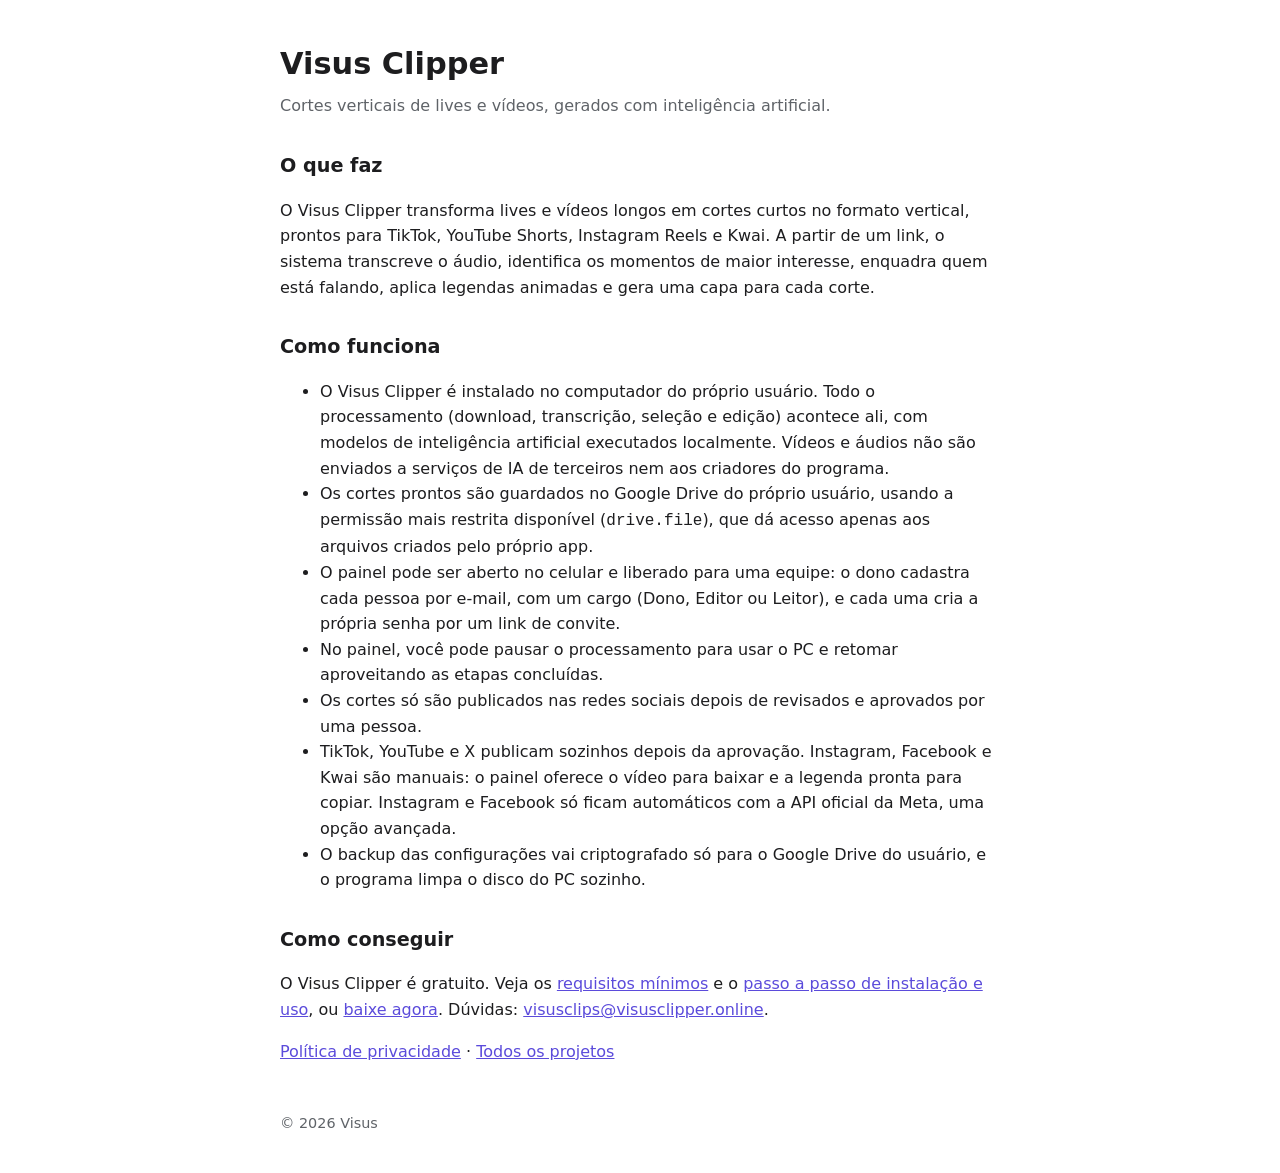
<file: clipper.html>
<!doctype html>
<html lang="pt-BR">
<head>
<meta charset="utf-8">
<meta name="viewport" content="width=device-width, initial-scale=1">
<title>Visus Clipper · Sobre</title>
<link rel="icon" href="favicon.svg" type="image/svg+xml">
<link rel="stylesheet" href="style.css">
</head>
<body>
<main>
<h1>Visus Clipper</h1>
<p class="sub">Cortes verticais de lives e vídeos, gerados com inteligência artificial.</p>

<h2>O que faz</h2>
<p>O Visus Clipper transforma lives e vídeos longos em cortes curtos no formato vertical, prontos para
TikTok, YouTube Shorts, Instagram Reels e Kwai. A partir de um link, o sistema transcreve o áudio,
identifica os momentos de maior interesse, enquadra quem está falando, aplica legendas animadas e
gera uma capa para cada corte.</p>

<h2>Como funciona</h2>
<ul>
<li>O Visus Clipper é instalado no computador do próprio usuário. Todo o processamento (download,
transcrição, seleção e edição) acontece ali, com modelos de inteligência artificial executados localmente.
Vídeos e áudios não são enviados a serviços de IA de terceiros nem aos criadores do programa.</li>
<li>Os cortes prontos são guardados no Google Drive do próprio usuário, usando a permissão mais
restrita disponível (<code>drive.file</code>), que dá acesso apenas aos arquivos criados pelo próprio app.</li>
<li>O painel pode ser aberto no celular e liberado para uma equipe: o dono cadastra cada pessoa por e-mail,
com um cargo (Dono, Editor ou Leitor), e cada uma cria a própria senha por um link de convite.</li>
<li>No painel, você pode pausar o processamento para usar o PC e retomar aproveitando as etapas concluídas.</li>
<li>Os cortes só são publicados nas redes sociais depois de revisados e aprovados por uma pessoa.</li>
<li>TikTok, YouTube e X publicam sozinhos depois da aprovação. Instagram, Facebook e Kwai são manuais: o painel oferece
o vídeo para baixar e a legenda pronta para copiar. Instagram e Facebook só ficam automáticos com a API oficial da Meta, uma opção avançada.</li>
<li>O backup das configurações vai criptografado só para o Google Drive do usuário, e o programa limpa o disco do PC sozinho.</li>
</ul>

<h2>Como conseguir</h2>
<p>O Visus Clipper é gratuito. Veja os <a href="clipper-guia.html#requisitos">requisitos mínimos</a> e o
<a href="clipper-guia.html">passo a passo de instalação e uso</a>, ou <a href="download/VisusClipper.zip">baixe agora</a>.
Dúvidas: <a href="mailto:visusclips@visusclipper.online">visusclips@visusclipper.online</a>.</p>

<p><a href="privacidade.html">Política de privacidade</a> · <a href="index.html">Todos os projetos</a></p>
<footer>© 2026 Visus</footer>
</main>
<script src="contador.js" defer></script>
</body>
</html>
</file>
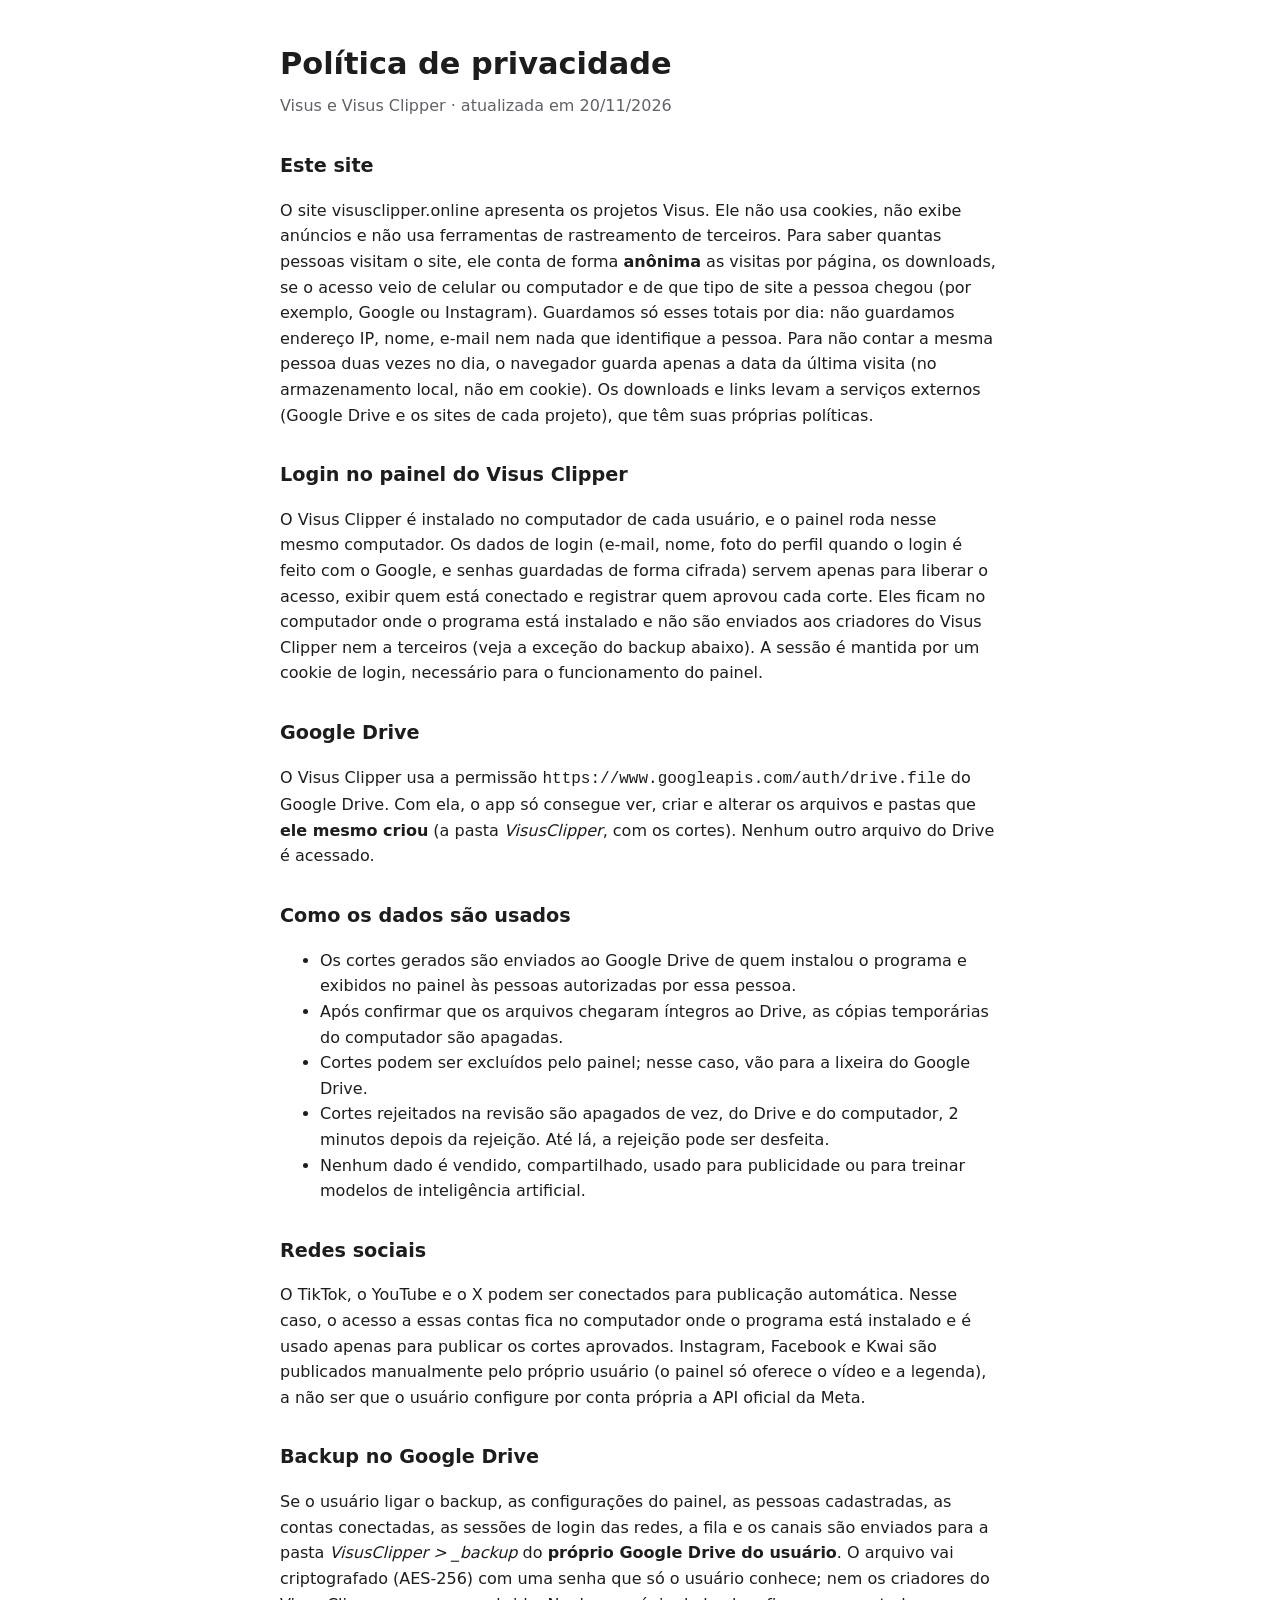
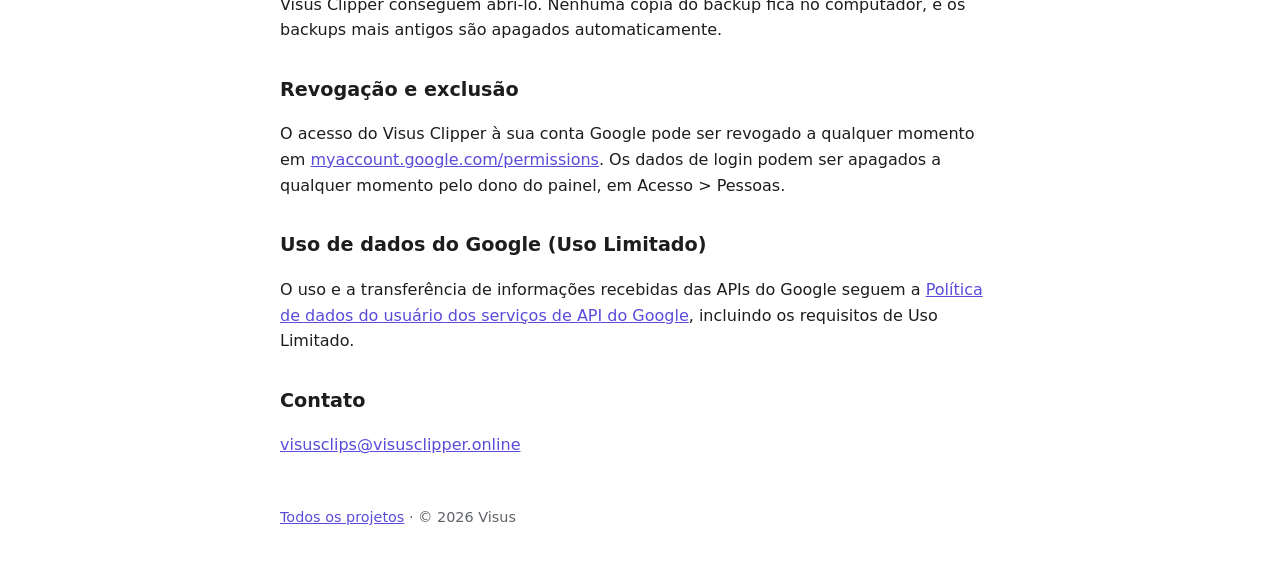
<file: privacidade.html>
<!doctype html>
<html lang="pt-BR">
<head>
<meta charset="utf-8">
<meta name="viewport" content="width=device-width, initial-scale=1">
<title>Visus · Política de privacidade</title>
<link rel="icon" href="favicon.svg" type="image/svg+xml">
<link rel="stylesheet" href="style.css">
</head>
<body>
<main>
<h1>Política de privacidade</h1>
<p class="sub">Visus e Visus Clipper · atualizada em 20/11/2026</p>

<h2>Este site</h2>
<p>O site visusclipper.online apresenta os projetos Visus. Ele não usa cookies, não exibe anúncios e não
usa ferramentas de rastreamento de terceiros. Para saber quantas pessoas visitam o site, ele conta de forma
<b>anônima</b> as visitas por página, os downloads, se o acesso veio de celular ou computador e de que tipo de site
a pessoa chegou (por exemplo, Google ou Instagram). Guardamos só esses totais por dia: não guardamos endereço IP, nome,
e-mail nem nada que identifique a pessoa. Para não contar a mesma pessoa duas vezes no dia, o navegador guarda
apenas a data da última visita (no armazenamento local, não em cookie). Os downloads e links levam a serviços externos
(Google Drive e os sites de cada projeto), que têm suas próprias políticas.</p>

<h2>Login no painel do Visus Clipper</h2>
<p>O Visus Clipper é instalado no computador de cada usuário, e o painel roda nesse mesmo computador.
Os dados de login (e-mail, nome, foto do perfil quando o login é feito com o Google, e senhas guardadas de forma
cifrada) servem apenas para liberar o acesso, exibir quem está conectado e registrar quem aprovou cada corte.
Eles ficam no computador onde o programa está instalado e não são enviados aos criadores do Visus Clipper
nem a terceiros (veja a exceção do backup abaixo). A sessão é mantida por um cookie de login, necessário para o funcionamento do painel.</p>

<h2>Google Drive</h2>
<p>O Visus Clipper usa a permissão <code>https://www.googleapis.com/auth/drive.file</code> do Google Drive.
Com ela, o app só consegue ver, criar e alterar os arquivos e pastas que <strong>ele mesmo criou</strong>
(a pasta <em>VisusClipper</em>, com os cortes). Nenhum outro arquivo do Drive é acessado.</p>

<h2>Como os dados são usados</h2>
<ul>
<li>Os cortes gerados são enviados ao Google Drive de quem instalou o programa e exibidos no painel às pessoas autorizadas por essa pessoa.</li>
<li>Após confirmar que os arquivos chegaram íntegros ao Drive, as cópias temporárias do computador são apagadas.</li>
<li>Cortes podem ser excluídos pelo painel; nesse caso, vão para a lixeira do Google Drive.</li>
<li>Cortes rejeitados na revisão são apagados de vez, do Drive e do computador, 2 minutos depois da rejeição. Até lá, a rejeição pode ser desfeita.</li>
<li>Nenhum dado é vendido, compartilhado, usado para publicidade ou para treinar modelos de inteligência artificial.</li>
</ul>

<h2>Redes sociais</h2>
<p>O TikTok, o YouTube e o X podem ser conectados para publicação automática. Nesse caso, o acesso a essas contas fica
no computador onde o programa está instalado e é usado apenas para publicar os cortes aprovados.
Instagram, Facebook e Kwai são publicados manualmente pelo próprio usuário (o painel só oferece o vídeo e a legenda),
a não ser que o usuário configure por conta própria a API oficial da Meta.</p>

<h2>Backup no Google Drive</h2>
<p>Se o usuário ligar o backup, as configurações do painel, as pessoas cadastradas, as contas conectadas, as sessões
de login das redes, a fila e os canais são enviados para a pasta <em>VisusClipper &gt; _backup</em> do
<strong>próprio Google Drive do usuário</strong>. O arquivo vai criptografado (AES-256) com uma senha que só o usuário conhece;
nem os criadores do Visus Clipper conseguem abri-lo. Nenhuma cópia do backup fica no computador, e os backups mais antigos
são apagados automaticamente.</p>

<h2>Revogação e exclusão</h2>
<p>O acesso do Visus Clipper à sua conta Google pode ser revogado a qualquer momento em
<a href="https://myaccount.google.com/permissions">myaccount.google.com/permissions</a>.
Os dados de login podem ser apagados a qualquer momento pelo dono do painel, em Acesso &gt; Pessoas.</p>

<h2>Uso de dados do Google (Uso Limitado)</h2>
<p>O uso e a transferência de informações recebidas das APIs do Google seguem a
<a href="https://developers.google.com/terms/api-services-user-data-policy">Política de dados do usuário dos serviços de API do Google</a>,
incluindo os requisitos de Uso Limitado.</p>

<h2>Contato</h2>
<p><a href="mailto:visusclips@visusclipper.online">visusclips@visusclipper.online</a></p>

<footer><a href="index.html">Todos os projetos</a> · © 2026 Visus</footer>
</main>
<script src="contador.js" defer></script>
</body>
</html>
</file>
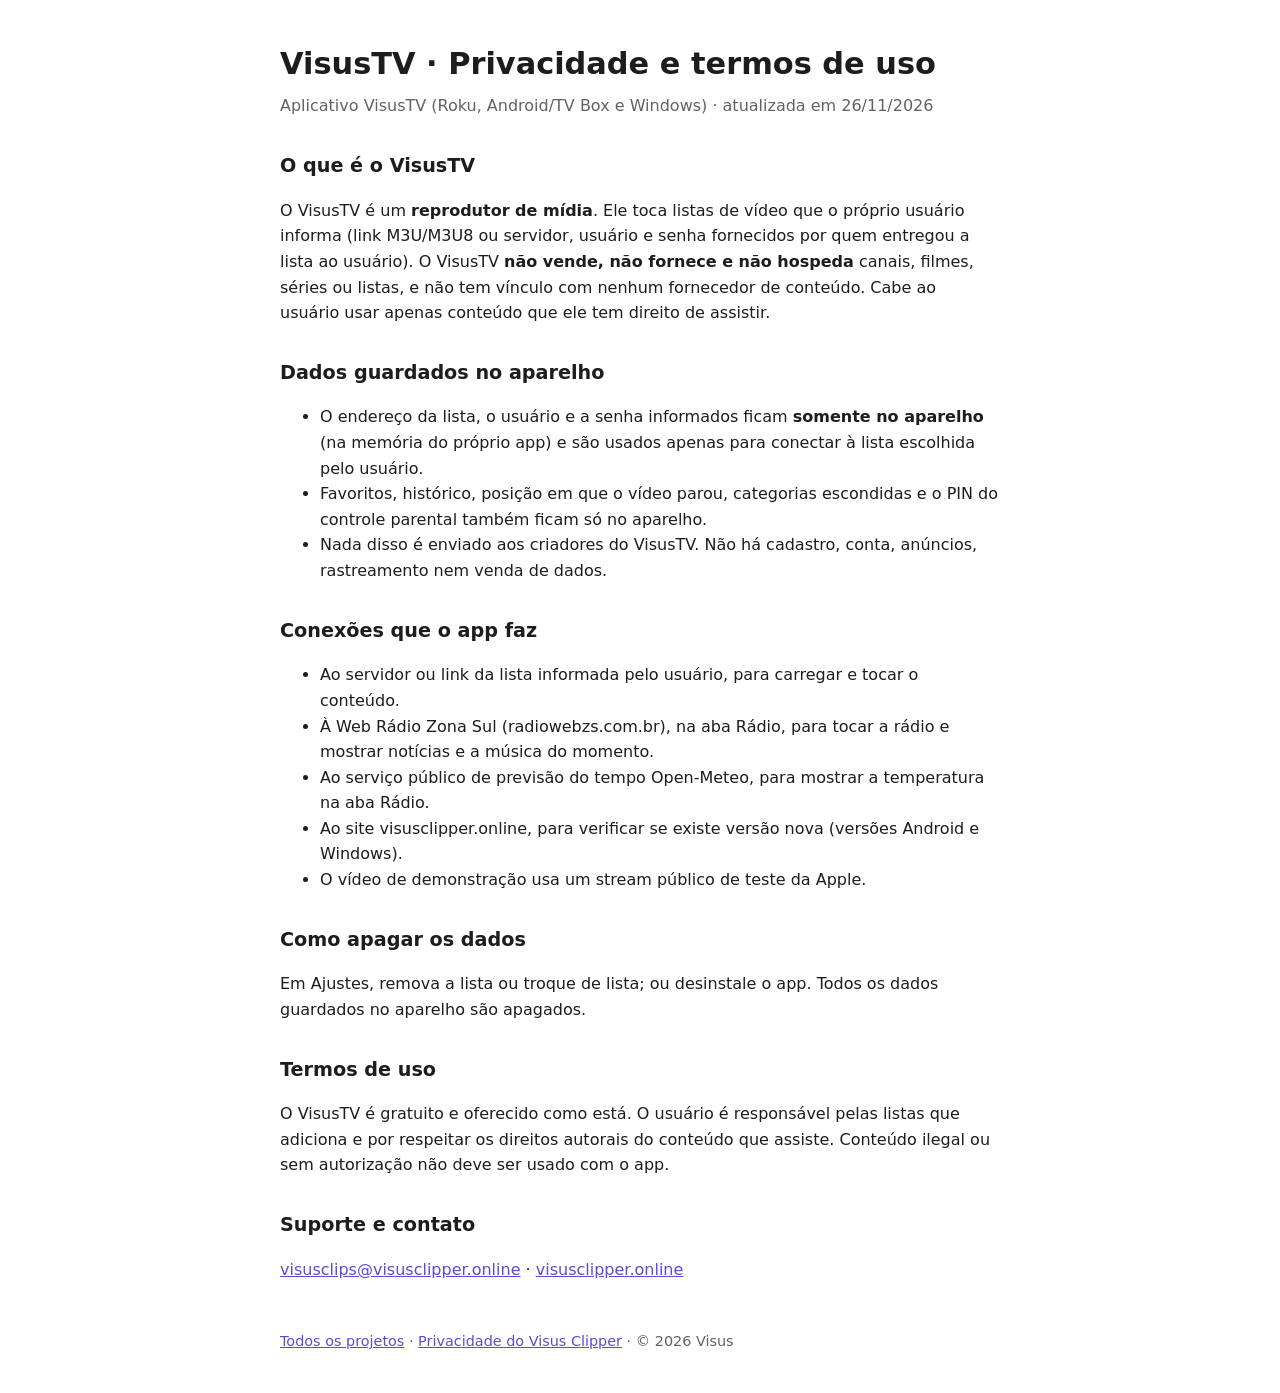
<file: visustv-privacidade.html>
<!doctype html>
<html lang="pt-BR">
<head>
<meta charset="utf-8">
<meta name="viewport" content="width=device-width, initial-scale=1">
<title>VisusTV · Política de privacidade e termos</title>
<link rel="icon" href="favicon.svg" type="image/svg+xml">
<link rel="stylesheet" href="style.css">
</head>
<body>
<main>
<h1>VisusTV · Privacidade e termos de uso</h1>
<p class="sub">Aplicativo VisusTV (Roku, Android/TV Box e Windows) · atualizada em 26/11/2026</p>

<h2>O que é o VisusTV</h2>
<p>O VisusTV é um <strong>reprodutor de mídia</strong>. Ele toca listas de vídeo que o próprio usuário informa
(link M3U/M3U8 ou servidor, usuário e senha fornecidos por quem entregou a lista ao usuário).
O VisusTV <strong>não vende, não fornece e não hospeda</strong> canais, filmes, séries ou listas, e não tem
vínculo com nenhum fornecedor de conteúdo. Cabe ao usuário usar apenas conteúdo que ele tem direito de assistir.</p>

<h2>Dados guardados no aparelho</h2>
<ul>
<li>O endereço da lista, o usuário e a senha informados ficam <strong>somente no aparelho</strong> (na memória do próprio app)
e são usados apenas para conectar à lista escolhida pelo usuário.</li>
<li>Favoritos, histórico, posição em que o vídeo parou, categorias escondidas e o PIN do controle parental também ficam só no aparelho.</li>
<li>Nada disso é enviado aos criadores do VisusTV. Não há cadastro, conta, anúncios, rastreamento nem venda de dados.</li>
</ul>

<h2>Conexões que o app faz</h2>
<ul>
<li>Ao servidor ou link da lista informada pelo usuário, para carregar e tocar o conteúdo.</li>
<li>À Web Rádio Zona Sul (radiowebzs.com.br), na aba Rádio, para tocar a rádio e mostrar notícias e a música do momento.</li>
<li>Ao serviço público de previsão do tempo Open-Meteo, para mostrar a temperatura na aba Rádio.</li>
<li>Ao site visusclipper.online, para verificar se existe versão nova (versões Android e Windows).</li>
<li>O vídeo de demonstração usa um stream público de teste da Apple.</li>
</ul>

<h2>Como apagar os dados</h2>
<p>Em Ajustes, remova a lista ou troque de lista; ou desinstale o app. Todos os dados guardados no aparelho são apagados.</p>

<h2>Termos de uso</h2>
<p>O VisusTV é gratuito e oferecido como está. O usuário é responsável pelas listas que adiciona e por respeitar os
direitos autorais do conteúdo que assiste. Conteúdo ilegal ou sem autorização não deve ser usado com o app.</p>

<h2>Suporte e contato</h2>
<p><a href="mailto:visusclips@visusclipper.online">visusclips@visusclipper.online</a> ·
<a href="index.html#visustv">visusclipper.online</a></p>

<footer><a href="index.html">Todos os projetos</a> · <a href="privacidade.html">Privacidade do Visus Clipper</a> · © 2026 Visus</footer>
</main>
<script src="contador.js" defer></script>
</body>
</html>
</file>
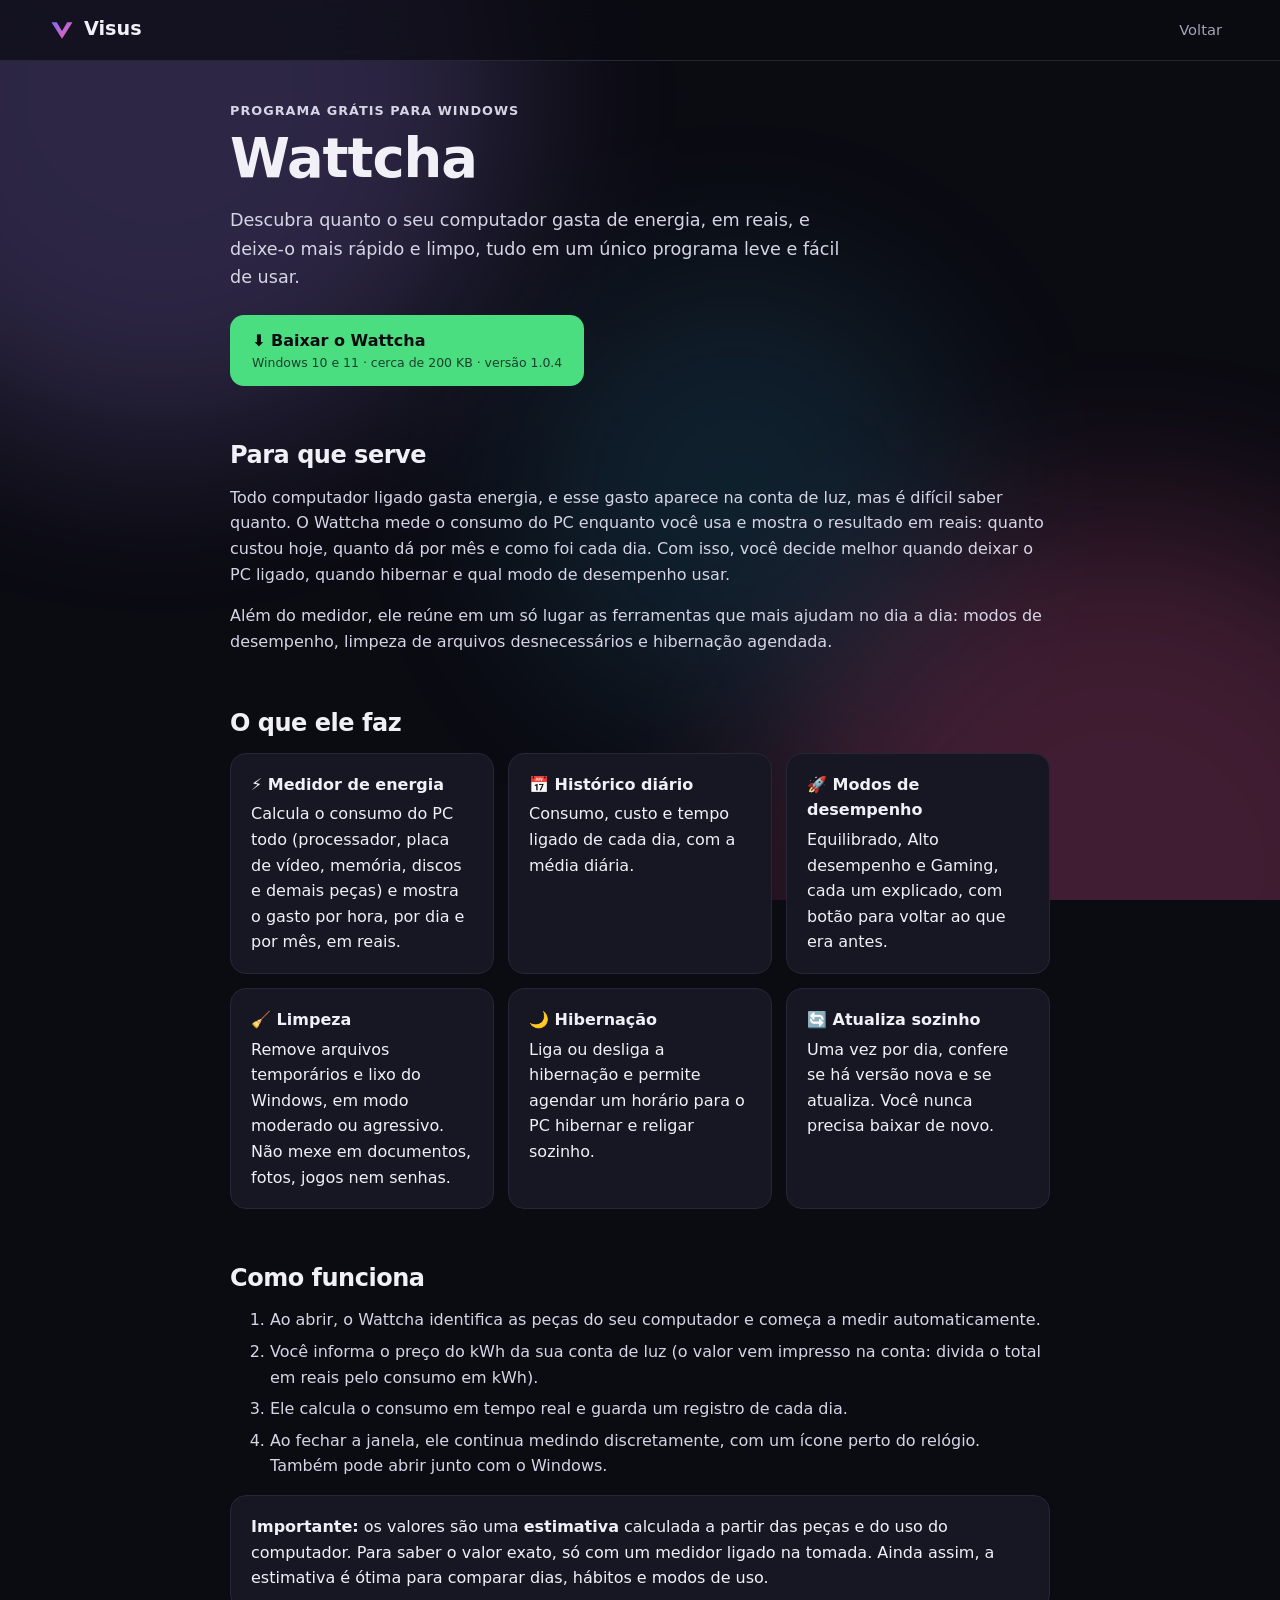
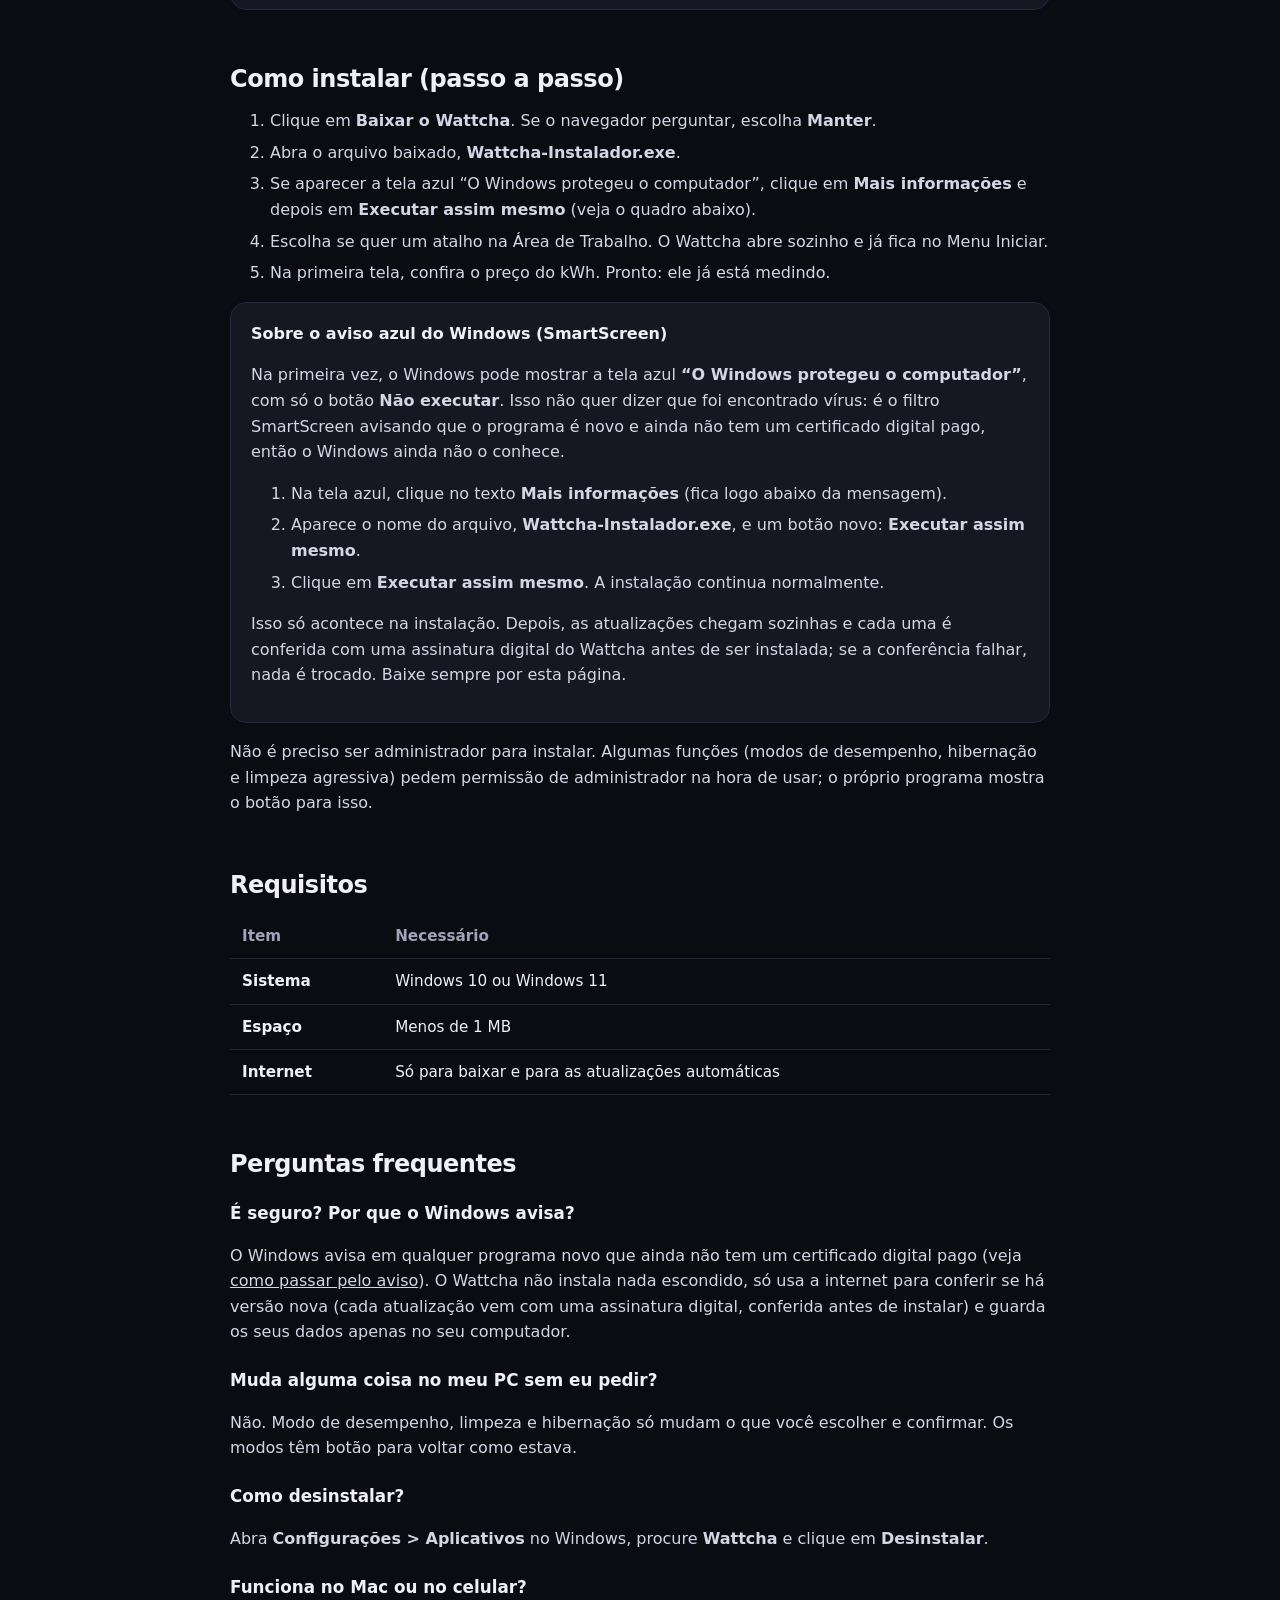
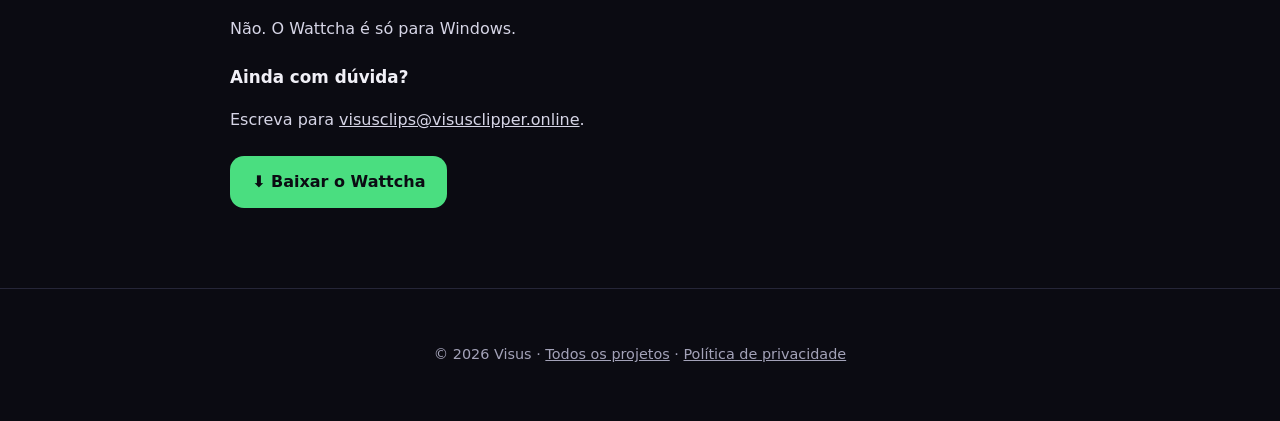
<file: wattcha.html>
<!doctype html>
<html lang="pt-BR">
<head>
<meta charset="utf-8">
<meta name="viewport" content="width=device-width, initial-scale=1">
<title>Wattcha · Quanto o seu PC gasta de energia</title>
<meta name="description" content="Programa grátis para Windows que mostra quanto o seu computador gasta de energia em reais e ajuda a deixá-lo mais rápido e limpo.">
<meta name="theme-color" content="#0b0b12">
<link rel="icon" href="favicon.svg" type="image/svg+xml">
<link rel="stylesheet" href="inicio.css">
<style>
  .guia{max-width:820px;margin:0 auto;padding:40px 0 80px;--cor:var(--watt)}
  .guia h1{font-size:clamp(2.2rem,6vw,3.4rem);font-weight:900;margin-bottom:12px}
  .guia h2{font-size:1.5rem;font-weight:800;margin:56px 0 16px}
  .guia h3{font-size:1.05rem;margin:22px 0 6px}
  .guia p,.guia li{color:#d6d5e6}
  .guia li{margin:6px 0}
  .card{background:var(--card);border:1px solid var(--linha);border-radius:16px;padding:18px 20px;margin:16px 0}
  .grade-recursos{display:grid;grid-template-columns:repeat(auto-fit,minmax(230px,1fr));gap:14px;margin:16px 0}
  .grade-recursos .card{margin:0}
  .grade-recursos b{display:block;color:var(--fg);margin-bottom:4px}
  .tabela{width:100%;border-collapse:collapse;margin:16px 0;font-size:.95rem}
  .tabela th,.tabela td{text-align:left;padding:10px 12px;border-bottom:1px solid var(--linha);vertical-align:top}
  .tabela th{color:var(--muted);font-weight:600}
  .tabela td:first-child{font-weight:700;color:var(--fg)}
</style>
</head>
<body>
<div class="fundo" aria-hidden="true"><span></span><span></span><span></span></div>
<header class="topo">
  <a class="marca" href="index.html"><svg viewBox="0 0 32 32" width="28" height="28" aria-hidden="true"><defs><linearGradient id="g" x1="0" y1="0" x2="1" y2="1"><stop offset="0" stop-color="#7c6cff"/><stop offset="1" stop-color="#ff5fa2"/></linearGradient></defs><path d="M4 7l12 19L28 7h-6l-6 10-6-10z" fill="url(#g)"/></svg>Visus</a>
  <nav><a href="index.html#wattcha">Voltar</a></nav>
</header>

<main>
<article class="guia">
  <p class="tag">Programa grátis para Windows</p>
  <h1>Wattcha</h1>
  <p class="lead">Descubra quanto o seu computador gasta de energia, em reais, e deixe-o mais rápido e limpo,
    tudo em um único programa leve e fácil de usar.</p>
  <div class="acoes">
    <a class="btn" href="wattcha/Wattcha-Instalador.exe">⬇ Baixar o Wattcha <small>Windows 10 e 11 · cerca de 200 KB · versão 1.0.4</small></a>
  </div>

  <h2>Para que serve</h2>
  <p>Todo computador ligado gasta energia, e esse gasto aparece na conta de luz, mas é difícil saber quanto.
    O Wattcha mede o consumo do PC enquanto você usa e mostra o resultado em reais: quanto custou hoje,
    quanto dá por mês e como foi cada dia. Com isso, você decide melhor quando deixar o PC ligado, quando
    hibernar e qual modo de desempenho usar.</p>
  <p>Além do medidor, ele reúne em um só lugar as ferramentas que mais ajudam no dia a dia: modos de
    desempenho, limpeza de arquivos desnecessários e hibernação agendada.</p>

  <h2>O que ele faz</h2>
  <div class="grade-recursos">
    <div class="card"><b>⚡ Medidor de energia</b>Calcula o consumo do PC todo (processador, placa de vídeo, memória, discos e demais peças) e mostra o gasto por hora, por dia e por mês, em reais.</div>
    <div class="card"><b>📅 Histórico diário</b>Consumo, custo e tempo ligado de cada dia, com a média diária.</div>
    <div class="card"><b>🚀 Modos de desempenho</b>Equilibrado, Alto desempenho e Gaming, cada um explicado, com botão para voltar ao que era antes.</div>
    <div class="card"><b>🧹 Limpeza</b>Remove arquivos temporários e lixo do Windows, em modo moderado ou agressivo. Não mexe em documentos, fotos, jogos nem senhas.</div>
    <div class="card"><b>🌙 Hibernação</b>Liga ou desliga a hibernação e permite agendar um horário para o PC hibernar e religar sozinho.</div>
    <div class="card"><b>🔄 Atualiza sozinho</b>Uma vez por dia, confere se há versão nova e se atualiza. Você nunca precisa baixar de novo.</div>
  </div>

  <h2>Como funciona</h2>
  <ol>
    <li>Ao abrir, o Wattcha identifica as peças do seu computador e começa a medir automaticamente.</li>
    <li>Você informa o preço do kWh da sua conta de luz (o valor vem impresso na conta: divida o total em reais pelo consumo em kWh).</li>
    <li>Ele calcula o consumo em tempo real e guarda um registro de cada dia.</li>
    <li>Ao fechar a janela, ele continua medindo discretamente, com um ícone perto do relógio. Também pode abrir junto com o Windows.</li>
  </ol>
  <div class="card"><strong>Importante:</strong> os valores são uma <strong>estimativa</strong> calculada a partir das peças e
    do uso do computador. Para saber o valor exato, só com um medidor ligado na tomada. Ainda assim, a estimativa é
    ótima para comparar dias, hábitos e modos de uso.</div>

  <h2>Como instalar (passo a passo)</h2>
  <ol>
    <li>Clique em <strong>Baixar o Wattcha</strong>. Se o navegador perguntar, escolha <strong>Manter</strong>.</li>
    <li>Abra o arquivo baixado, <strong>Wattcha-Instalador.exe</strong>.</li>
    <li>Se aparecer a tela azul “O Windows protegeu o computador”, clique em <strong>Mais informações</strong> e depois em
      <strong>Executar assim mesmo</strong> (veja o quadro abaixo).</li>
    <li>Escolha se quer um atalho na Área de Trabalho. O Wattcha abre sozinho e já fica no Menu Iniciar.</li>
    <li>Na primeira tela, confira o preço do kWh. Pronto: ele já está medindo.</li>
  </ol>
  <div class="card" id="smartscreen"><strong>Sobre o aviso azul do Windows (SmartScreen)</strong>
    <p>Na primeira vez, o Windows pode mostrar a tela azul <strong>“O Windows protegeu o computador”</strong>, com só
      o botão <strong>Não executar</strong>. Isso não quer dizer que foi encontrado vírus: é o filtro SmartScreen
      avisando que o programa é novo e ainda não tem um certificado digital pago, então o Windows ainda não o conhece.</p>
    <ol>
      <li>Na tela azul, clique no texto <strong>Mais informações</strong> (fica logo abaixo da mensagem).</li>
      <li>Aparece o nome do arquivo, <strong>Wattcha-Instalador.exe</strong>, e um botão novo: <strong>Executar assim mesmo</strong>.</li>
      <li>Clique em <strong>Executar assim mesmo</strong>. A instalação continua normalmente.</li>
    </ol>
    <p>Isso só acontece na instalação. Depois, as atualizações chegam sozinhas e cada uma é conferida com uma assinatura
      digital do Wattcha antes de ser instalada; se a conferência falhar, nada é trocado. Baixe sempre por esta página.</p>
  </div>
  <p>Não é preciso ser administrador para instalar. Algumas funções (modos de desempenho, hibernação e limpeza
    agressiva) pedem permissão de administrador na hora de usar; o próprio programa mostra o botão para isso.</p>

  <h2>Requisitos</h2>
  <table class="tabela">
    <tr><th>Item</th><th>Necessário</th></tr>
    <tr><td>Sistema</td><td>Windows 10 ou Windows 11</td></tr>
    <tr><td>Espaço</td><td>Menos de 1 MB</td></tr>
    <tr><td>Internet</td><td>Só para baixar e para as atualizações automáticas</td></tr>
  </table>

  <h2>Perguntas frequentes</h2>
  <h3>É seguro? Por que o Windows avisa?</h3>
  <p>O Windows avisa em qualquer programa novo que ainda não tem um certificado digital pago
    (veja <a href="#smartscreen">como passar pelo aviso</a>). O Wattcha não instala nada escondido, só usa a internet
    para conferir se há versão nova (cada atualização vem com uma assinatura digital, conferida antes de instalar)
    e guarda os seus dados apenas no seu computador.</p>
  <h3>Muda alguma coisa no meu PC sem eu pedir?</h3>
  <p>Não. Modo de desempenho, limpeza e hibernação só mudam o que você escolher e confirmar. Os modos têm botão para voltar como estava.</p>
  <h3>Como desinstalar?</h3>
  <p>Abra <strong>Configurações &gt; Aplicativos</strong> no Windows, procure <strong>Wattcha</strong> e clique em <strong>Desinstalar</strong>.</p>
  <h3>Funciona no Mac ou no celular?</h3>
  <p>Não. O Wattcha é só para Windows.</p>
  <h3>Ainda com dúvida?</h3>
  <p>Escreva para <a href="mailto:visusclips@visusclipper.online">visusclips@visusclipper.online</a>.</p>

  <div class="acoes"><a class="btn" href="wattcha/Wattcha-Instalador.exe">⬇ Baixar o Wattcha</a></div>
</article>
</main>
<footer class="rodape"><p>© 2026 Visus · <a href="index.html">Todos os projetos</a> · <a href="privacidade.html">Política de privacidade</a></p></footer>
<script src="contador.js" defer></script>
</body>
</html>
</file>
<file: inicio.css>
:root{
  --bg:#0b0b12;--bg2:#13131d;--card:#171724;--linha:#262638;--fg:#f1f0f7;--muted:#a3a2b8;
  --tv:#38bdf8;--vox:#a78bfa;--clip:#ff5fa2;--rdw:#fbbf24;--watt:#4ade80;
}
*{box-sizing:border-box}
html{scroll-behavior:smooth}
body{margin:0;background:var(--bg);color:var(--fg);font:16px/1.6 system-ui,-apple-system,"Segoe UI",Roboto,sans-serif;overflow-x:hidden}
a{color:inherit}
h1,h2{line-height:1.1;letter-spacing:-.02em;margin:0}

/* fundo animado */
.fundo{position:fixed;inset:0;z-index:-1;overflow:hidden}
.fundo span{position:absolute;width:55vmax;height:55vmax;border-radius:50%;filter:blur(90px);opacity:.22;animation:flutua 22s ease-in-out infinite alternate}
.fundo span:nth-child(1){background:var(--vox);top:-20vmax;left:-15vmax}
.fundo span:nth-child(2){background:var(--clip);bottom:-25vmax;right:-15vmax;animation-delay:-7s}
.fundo span:nth-child(3){background:var(--tv);top:30%;left:40%;width:35vmax;height:35vmax;opacity:.12;animation-delay:-14s}
@keyframes flutua{to{transform:translate(8vmax,6vmax) scale(1.15)}}

/* topo */
.topo{position:sticky;top:0;z-index:10;display:flex;align-items:center;justify-content:space-between;gap:12px;
  padding:12px clamp(16px,4vw,48px);background:rgba(11,11,18,.7);backdrop-filter:blur(14px);border-bottom:1px solid var(--linha)}
.marca{display:flex;align-items:center;gap:8px;font-weight:800;font-size:1.2rem;text-decoration:none}
.topo nav{display:flex;gap:4px;overflow-x:auto}
.topo nav a{padding:6px 10px;border-radius:999px;text-decoration:none;color:var(--muted);font-size:.92rem;white-space:nowrap}
.topo nav a:hover,.topo nav a.ativo{color:var(--fg);background:var(--card)}

main{max-width:1180px;margin:0 auto;padding:0 clamp(16px,4vw,48px)}

/* hero */
.hero{min-height:calc(100vh - 60px);display:flex;flex-direction:column;justify-content:center;padding:48px 0;text-align:center;align-items:center}
.selo{display:inline-block;padding:6px 14px;border:1px solid var(--linha);border-radius:999px;color:var(--muted);font-size:.85rem;margin:0 0 20px}
.hero h1{font-size:clamp(2.6rem,8vw,5.4rem);font-weight:900}
.hero h1 em{font-style:normal;background:linear-gradient(90deg,var(--tv),var(--vox),var(--clip),var(--rdw),var(--tv));background-size:300% 100%;
  -webkit-background-clip:text;background-clip:text;color:transparent;animation:brilho 8s linear infinite}
@keyframes brilho{to{background-position:300% 0}}
.lead{color:var(--muted);font-size:1.1rem;max-width:620px}
.hero .lead{margin:20px auto 36px}
.escolha{display:grid;grid-template-columns:repeat(5,1fr);gap:14px;width:100%;max-width:1060px}
.chip{display:flex;flex-direction:column;gap:2px;padding:20px 16px;border-radius:18px;background:var(--card);border:1px solid var(--linha);
  text-decoration:none;transition:transform .25s,border-color .25s,box-shadow .25s;position:relative;overflow:hidden}
.chip::before{content:"";position:absolute;inset:0 0 auto;height:3px;background:var(--cor)}
.chip b{font-size:1.1rem}.chip small{color:var(--muted)}
.chip:hover{transform:translateY(-4px);border-color:var(--cor);box-shadow:0 12px 40px -12px var(--cor)}
.c-tv{--cor:var(--tv)}.c-vox{--cor:var(--vox)}.c-clip{--cor:var(--clip)}.c-rdw{--cor:var(--rdw)}.c-watt{--cor:var(--watt)}

/* projetos */
.projeto{display:grid;grid-template-columns:1.1fr .9fr;gap:clamp(24px,5vw,72px);align-items:center;padding:clamp(56px,10vw,120px) 0;border-top:1px solid var(--linha)}
.projeto.inverte .texto{order:2}
.p-tv{--cor:var(--tv)}.p-vox{--cor:var(--vox)}.p-clip{--cor:var(--clip)}.p-rdw{--cor:var(--rdw)}.p-watt{--cor:var(--watt)}
.tag{color:var(--cor);font-weight:700;text-transform:uppercase;letter-spacing:.08em;font-size:.8rem;margin:0 0 8px}
.projeto h2{font-size:clamp(2.2rem,5vw,3.4rem);font-weight:900;margin-bottom:14px}
.aviso{margin:20px 0;padding:14px 16px;border-radius:14px;background:color-mix(in srgb,var(--cor) 10%,transparent);border:1px solid color-mix(in srgb,var(--cor) 35%,transparent);font-size:.96rem}
.passos{list-style:none;padding:0;margin:20px 0;counter-reset:p;display:grid;gap:10px}
.passos li{counter-increment:p;position:relative;padding-left:38px;color:var(--muted)}
.passos li b{color:var(--fg)}
.passos li::before{content:counter(p);position:absolute;left:0;top:0;width:26px;height:26px;border-radius:50%;display:grid;place-items:center;font-weight:800;font-size:.85rem;background:var(--cor);color:#0b0b12}
.recursos{list-style:none;padding:0;margin:20px 0;display:flex;flex-wrap:wrap;gap:8px}
.recursos li{padding:5px 12px;border-radius:999px;background:var(--card);border:1px solid var(--linha);font-size:.88rem}
.acoes{display:flex;flex-wrap:wrap;gap:12px;margin-top:24px}
.btn{display:inline-flex;flex-direction:column;justify-content:center;padding:13px 22px;border-radius:14px;font-weight:700;text-decoration:none;
  background:var(--cor);color:#0b0b12;transition:transform .2s,box-shadow .2s}
.btn small{font-weight:500;opacity:.75;font-size:.78rem}
.btn:hover{transform:translateY(-2px);box-shadow:0 10px 30px -10px var(--cor)}
.btn.sec{background:transparent;color:var(--fg);border:1px solid var(--linha)}
.btn.sec:hover{border-color:var(--cor)}
.nota{color:var(--muted);font-size:.85rem;margin-top:14px}

/* revelar ao rolar */
.revela{opacity:0;transform:translateY(30px);transition:opacity .8s,transform .8s}
.revela.visivel{opacity:1;transform:none}
.previa.revela{transition-delay:.15s}
.previa{display:flex;justify-content:center}

/* prévia TV */
.tv{width:100%;max-width:440px}
.tv-tela{border:10px solid #1f1f2c;border-radius:16px;background:#05050a;overflow:hidden;box-shadow:0 30px 80px -30px var(--tv)}
.tv-video{position:relative;aspect-ratio:16/8;background:linear-gradient(135deg,#0e3a5c,#1c1240 60%,#3b0d2e);overflow:hidden}
.tv-video::after{content:"";position:absolute;inset:0;background:linear-gradient(110deg,transparent 30%,rgba(255,255,255,.08) 50%,transparent 70%);animation:varre 4s linear infinite}
@keyframes varre{from{transform:translateX(-100%)}to{transform:translateX(100%)}}
.ao-vivo{position:absolute;top:10px;left:10px;background:#ef4444;color:#fff;font-size:.65rem;font-weight:800;padding:2px 7px;border-radius:4px;animation:pisca 1.6s infinite}
@keyframes pisca{50%{opacity:.4}}
.tv-titulo{position:absolute;bottom:14px;left:12px;font-size:.8rem;font-weight:700}
.barra{position:absolute;left:0;bottom:0;height:3px;background:var(--tv);animation:enche 9s linear infinite}
@keyframes enche{from{width:0}to{width:100%}}
.epg{padding:8px;display:grid;gap:6px;font-size:.7rem}
.epg div{display:flex;gap:6px;align-items:center}
.epg b{width:58px;flex:none;color:var(--muted);font-weight:600}
.prog{flex:0 0 var(--w);padding:5px 8px;border-radius:6px;background:#1a1a28;white-space:nowrap;overflow:hidden;text-overflow:ellipsis}
.prog.agora{background:color-mix(in srgb,var(--tv) 30%,#1a1a28);outline:1px solid var(--tv)}
.tv-pe{width:120px;height:14px;margin:0 auto;background:#1f1f2c;border-radius:0 0 10px 10px}

/* prévia chat */
.chat{display:flex;width:100%;max-width:420px;height:300px;border-radius:18px;overflow:hidden;background:#12121c;border:1px solid var(--linha);box-shadow:0 30px 80px -30px var(--vox)}
.chat-lado{width:58px;background:#0c0c14;display:flex;flex-direction:column;gap:10px;padding:12px 0;align-items:center}
.chat-lado i{width:34px;height:34px;border-radius:12px;background:#22223a}
.chat-lado i.on{background:var(--vox);border-radius:10px}
.chat-corpo{flex:1;padding:12px;display:flex;flex-direction:column;gap:10px;font-size:.85rem}
.chat-topo{display:flex;justify-content:space-between;color:var(--muted);font-weight:700;border-bottom:1px solid var(--linha);padding-bottom:8px}
.chat-topo span{font-weight:500;color:#4ade80;font-size:.75rem}
.msg{opacity:0;animation:entra .5s forwards}
.msg:nth-of-type(2){animation-delay:.6s}.msg:nth-of-type(3){animation-delay:1.6s}.msg:nth-of-type(4){animation-delay:2.6s}
.msg b{color:var(--c)}.msg p{margin:0;color:#d6d5e6}
@keyframes entra{from{opacity:0;transform:translateY(8px)}to{opacity:1;transform:none}}
.digitando{display:flex;gap:4px;margin-top:auto}
.digitando span{width:7px;height:7px;border-radius:50%;background:var(--muted);animation:pula 1.2s infinite}
.digitando span:nth-child(2){animation-delay:.15s}.digitando span:nth-child(3){animation-delay:.3s}
@keyframes pula{30%{transform:translateY(-5px)}}

/* prévia clipe */
.fone{width:220px;aspect-ratio:9/18;border-radius:32px;border:8px solid #1f1f2c;background:#000;overflow:hidden;box-shadow:0 30px 80px -30px var(--clip);transform:rotate(-4deg)}
.fone-tela{position:relative;height:100%;background:linear-gradient(180deg,#2a1240,#0d0d1a 70%)}
.clip-rosto{position:absolute;top:22%;left:50%;width:90px;height:110px;margin-left:-45px;border-radius:45% 45% 40% 40%;background:radial-gradient(circle at 50% 35%,#f3c8a8,#c98d6a);box-shadow:0 70px 0 30px #3b2a64;animation:respira 3s ease-in-out infinite}
@keyframes respira{50%{transform:scale(1.04)}}
.legenda{position:absolute;bottom:22%;left:0;right:0;text-align:center;font-weight:900;font-size:1.05rem;margin:0;text-shadow:0 2px 0 #000,0 0 6px #000}
.legenda span{display:inline-block;margin:0 2px;animation:pop 2.4s infinite}
.legenda span:nth-child(2){animation-delay:.2s}.legenda span:nth-child(3){animation-delay:.4s}.legenda span:nth-child(4){animation-delay:.6s}
.legenda .hl{color:#fde047}
@keyframes pop{0%,100%{transform:scale(1)}10%{transform:scale(1.25)}}
.clip-lado{position:absolute;right:8px;bottom:34%;display:flex;flex-direction:column;gap:12px;font-style:normal}
.clip-lado i{font-style:normal;width:32px;height:32px;border-radius:50%;background:rgba(255,255,255,.12);display:grid;place-items:center;font-size:.9rem}
.clip-prog{position:absolute;left:10px;right:10px;bottom:12px;height:3px;background:rgba(255,255,255,.2);border-radius:3px}
.clip-prog i{display:block;height:100%;background:var(--clip);border-radius:3px;animation:enche 6s linear infinite}

/* prévia jornal */
.jornal{width:100%;max-width:420px;padding:16px;border-radius:18px;background:#14141f;border:1px solid var(--linha);display:grid;gap:12px;box-shadow:0 30px 80px -30px var(--rdw)}
.j-topo{display:flex;align-items:baseline;gap:10px;border-bottom:2px solid var(--rdw);padding-bottom:8px}
.j-topo b{font-size:1.4rem;color:var(--rdw);font-weight:900}.j-topo span{color:var(--muted);font-size:.78rem}
.j-destaque{height:120px;border-radius:12px;background:linear-gradient(135deg,#3a2a08,#1a1430);padding:12px;display:flex;flex-direction:column;justify-content:flex-end;gap:6px}
.j-destaque i,.j-grade i{display:block;height:8px;border-radius:4px;background:rgba(255,255,255,.55)}
.j-destaque i.curta,.j-grade i.curta{width:60%;background:rgba(255,255,255,.3)}
.j-grade{display:grid;grid-template-columns:1fr 1fr;gap:10px}
.j-grade>div{padding:10px;border-radius:10px;background:#1c1c2a;display:grid;gap:6px}
.j-cat{justify-self:start;align-self:start;font-size:.65rem;font-weight:800;text-transform:uppercase;padding:2px 7px;border-radius:4px;background:var(--rdw);color:#0b0b12;width:max-content}
.j-cat.rosa{background:var(--clip)}.j-cat.verde{background:#4ade80}
.j-radio{display:flex;align-items:center;gap:8px;font-size:.8rem;color:var(--muted);padding:8px 10px;border-radius:10px;background:#1c1c2a}
.pulso{width:8px;height:8px;border-radius:50%;background:#ef4444;animation:pisca 1.2s infinite}
.eq{margin-left:auto;display:flex;gap:2px;align-items:flex-end;height:14px}
.eq i{width:3px;background:var(--rdw);animation:eq .9s ease-in-out infinite alternate}
.eq i:nth-child(2){animation-delay:.2s}.eq i:nth-child(3){animation-delay:.4s}.eq i:nth-child(4){animation-delay:.1s}
@keyframes eq{from{height:3px}to{height:14px}}

.rodape{text-align:center;color:var(--muted);font-size:.9rem;padding:40px 16px;border-top:1px solid var(--linha)}

/* botão Painel sempre visível no topo, inclusive no celular */
.topo .nav-painel{display:inline-flex;color:#0b0b12;background:linear-gradient(90deg,var(--vox),var(--clip));font-weight:700}
.topo .nav-painel:hover{color:#0b0b12;filter:brightness(1.1)}

@media (max-width:860px){
  .projeto{grid-template-columns:1fr}
  .projeto.inverte .texto{order:0}
  .escolha{grid-template-columns:1fr 1fr}
  .escolha .chip:last-child{grid-column:1/-1}
  .topo nav a:not(.nav-painel){display:none}
}
@media (prefers-reduced-motion:reduce){
  *,*::before,*::after{animation:none!important;transition:none!important}
  .revela,.msg{opacity:1;transform:none}
}

/* prévia Wattcha */
.medidor{width:100%;max-width:400px;padding:20px;border-radius:18px;background:#10141a;border:1px solid var(--linha);box-shadow:0 30px 80px -30px var(--watt);display:grid;gap:14px}
.m-topo{display:flex;justify-content:space-between;align-items:center;font-size:.78rem;color:var(--muted)}
.m-topo b{color:var(--watt);font-size:.95rem}
.m-vivo{display:flex;align-items:center;gap:6px}
.m-vivo i{width:8px;height:8px;border-radius:50%;background:var(--watt);animation:pisca 1.4s infinite}
.m-valor{font-size:2.6rem;font-weight:900;line-height:1}
.m-valor small{font-size:.9rem;color:var(--muted);font-weight:600;margin-left:6px}
.m-linhas{display:grid;grid-template-columns:repeat(3,1fr);gap:8px}
.m-linhas div{background:#161c24;border-radius:10px;padding:8px 10px;font-size:.72rem;color:var(--muted)}
.m-linhas b{display:block;color:var(--fg);font-size:.95rem}
.m-graf{display:flex;align-items:flex-end;gap:5px;height:60px}
.m-graf i{flex:1;background:linear-gradient(to top,#166534,var(--watt));border-radius:4px 4px 0 0;animation:sobe 2.4s ease-in-out infinite alternate}
.m-graf i:nth-child(2n){animation-delay:.3s}.m-graf i:nth-child(3n){animation-delay:.6s}
@keyframes sobe{from{transform:scaleY(.6);transform-origin:bottom}to{transform:scaleY(1);transform-origin:bottom}}
.manual{margin-top:18px;border:1px solid rgba(255,255,255,.12);border-radius:14px;padding:12px 16px;background:rgba(255,255,255,.03)}
.manual summary{cursor:pointer;font-weight:600;list-style-position:inside}
.manual h4{margin:16px 0 6px;font-size:.95rem}
.manual ol{margin:0;padding-left:20px;color:var(--muted);font-size:.9rem;line-height:1.55}
.manual li{margin:4px 0}
.manual p{color:var(--muted);font-size:.85rem;margin-top:12px}
</file>
<file: style.css>
:root{--bg:#fff;--fg:#1d1d1f;--muted:#5f6368;--accent:#5b4bdb}
@media (prefers-color-scheme:dark){:root{--bg:#121214;--fg:#ececf1;--muted:#a0a0aa;--accent:#9d93ff}}
body{margin:0;background:var(--bg);color:var(--fg);font:16px/1.6 system-ui,-apple-system,Segoe UI,Roboto,sans-serif}
main{max-width:720px;margin:0 auto;padding:40px 16px}
h1{font-size:1.9rem;margin:0 0 .3rem}h2{font-size:1.2rem;margin-top:2rem}
.sub{color:var(--muted);margin-top:0}a{color:var(--accent)}
footer{margin-top:3rem;color:var(--muted);font-size:.9rem}
</file>
